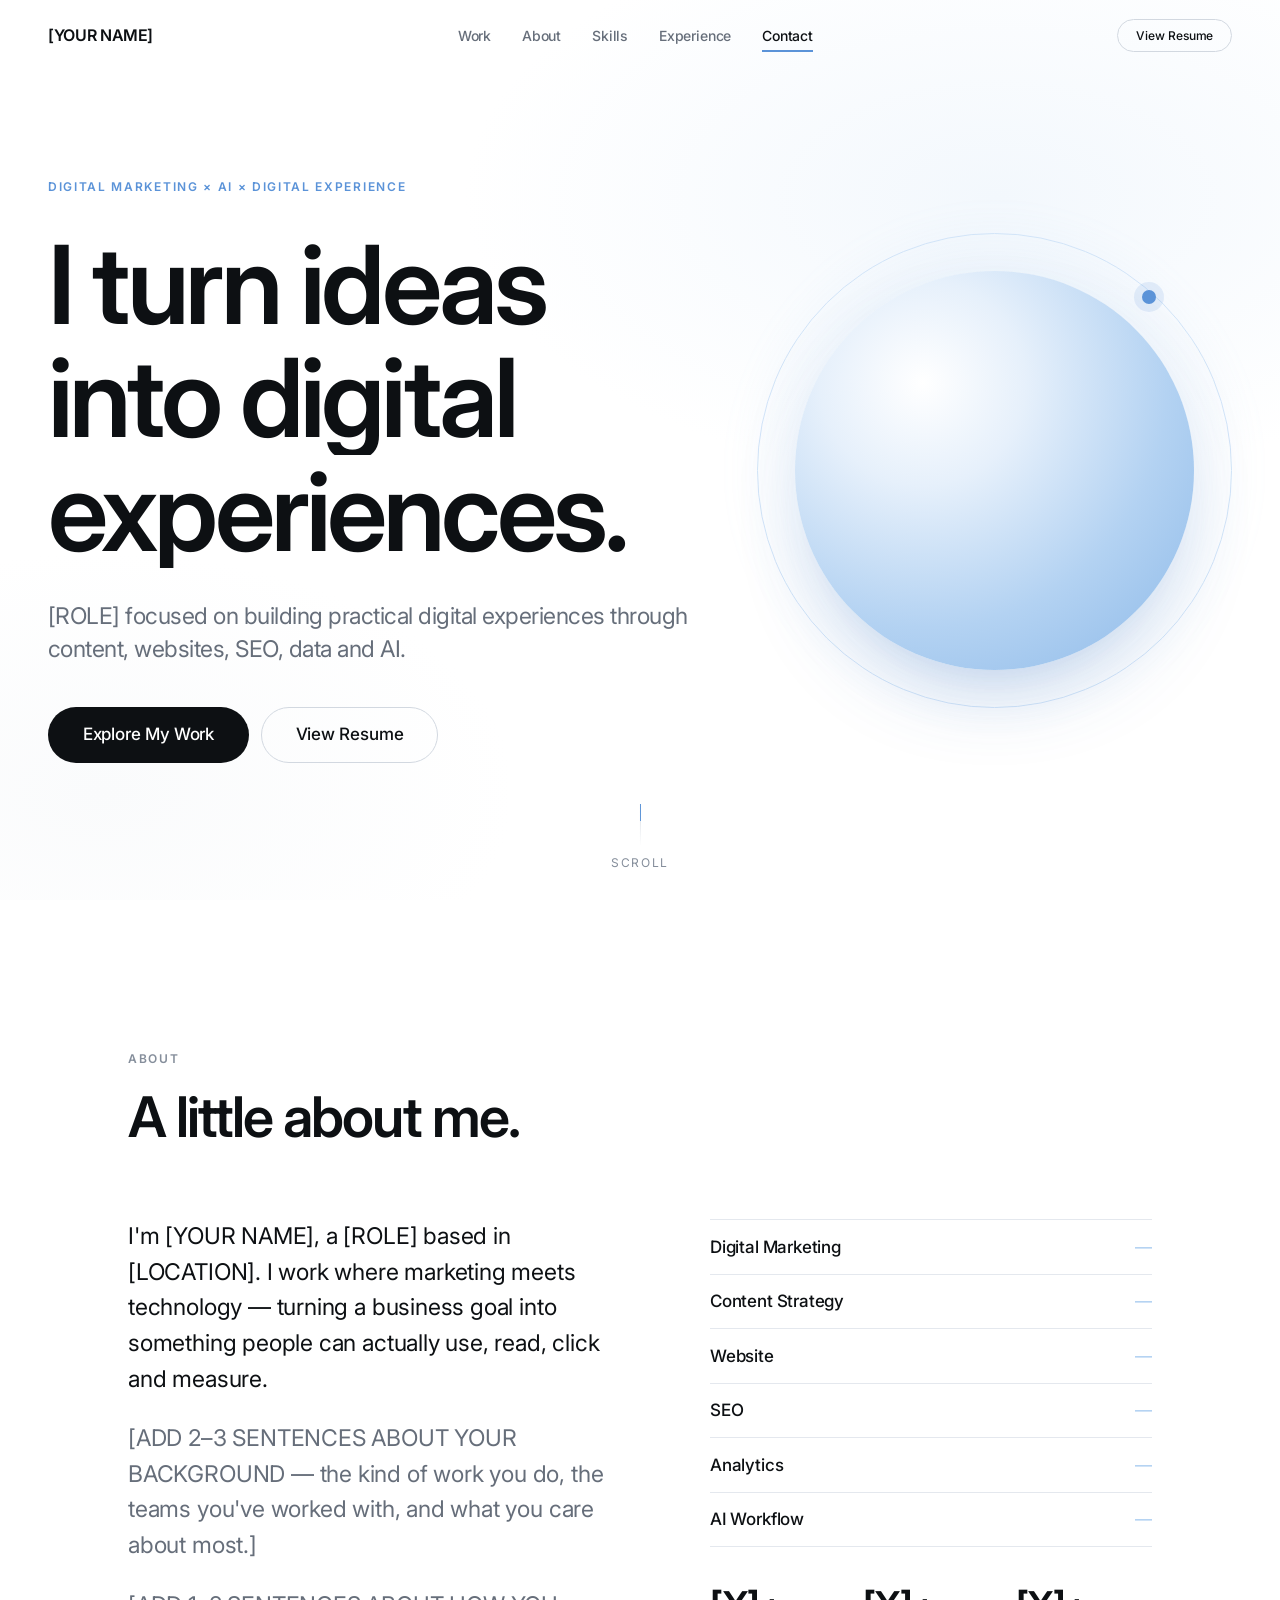
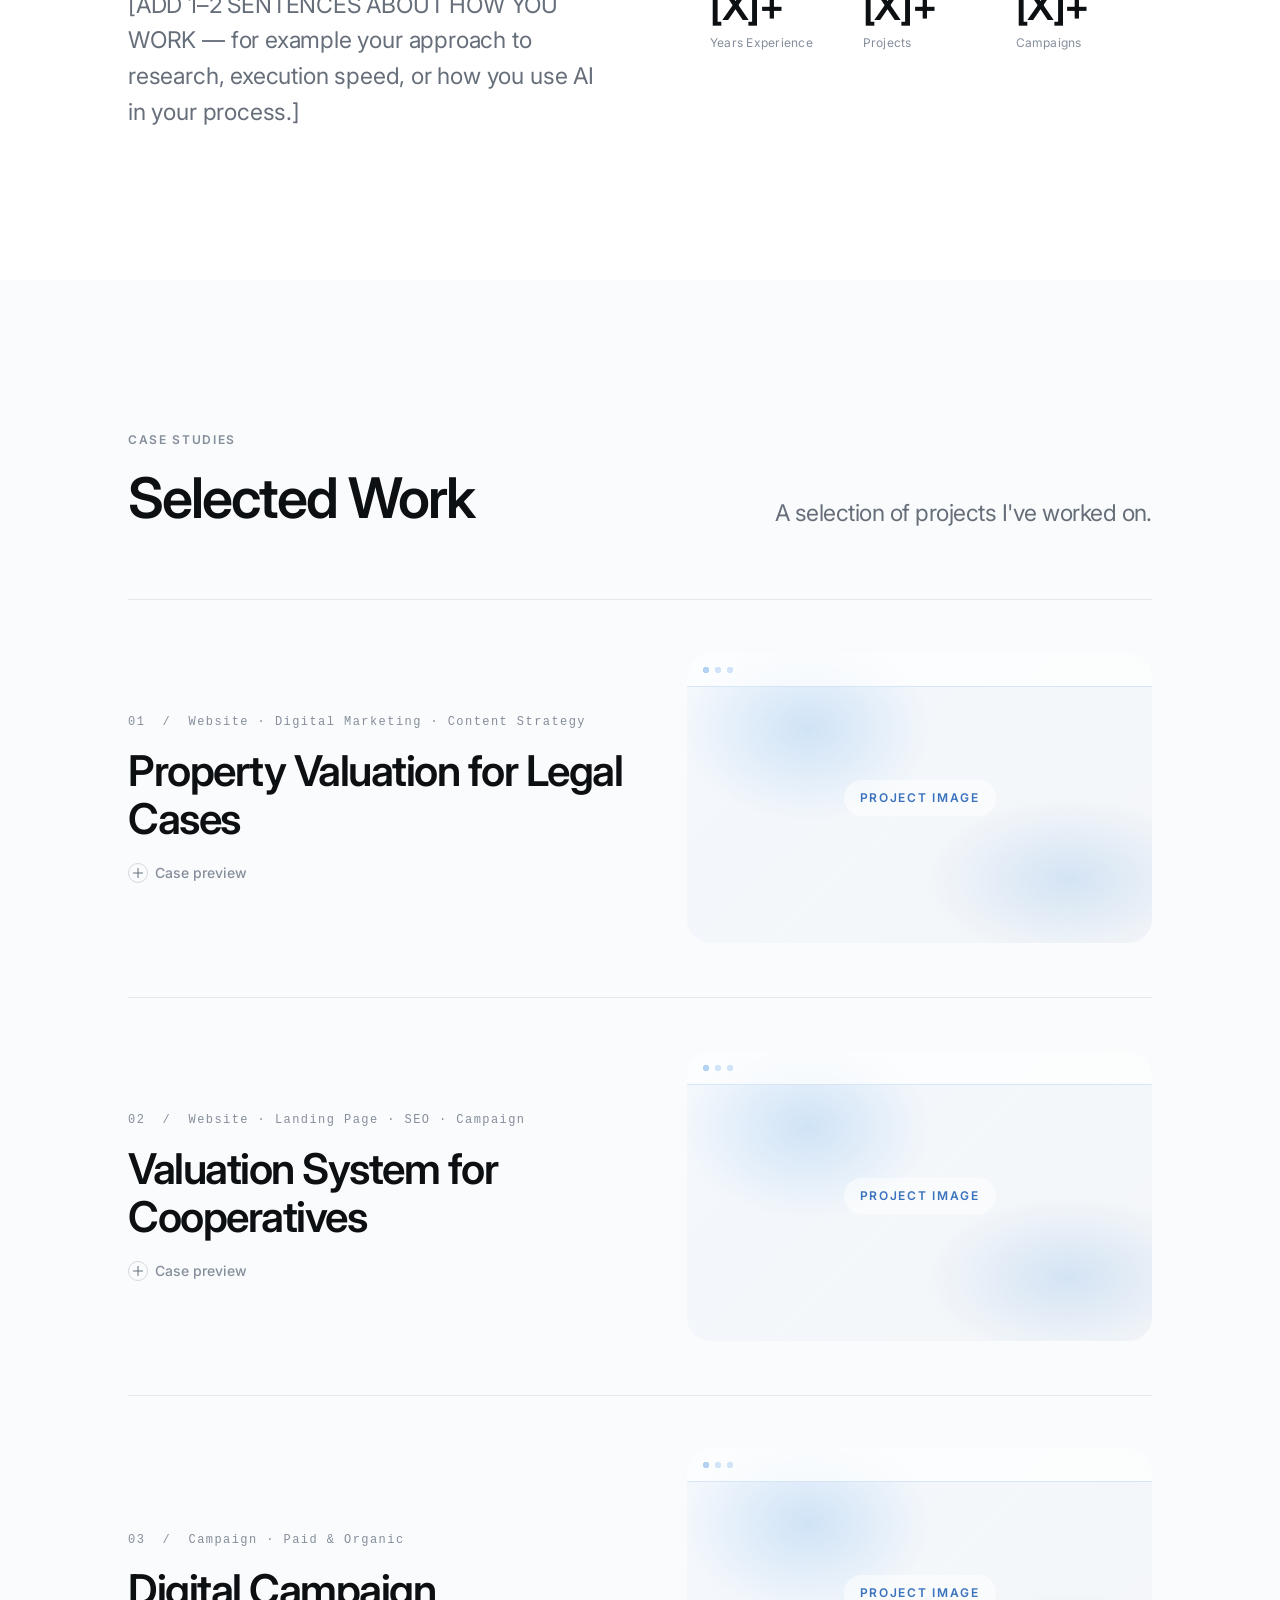
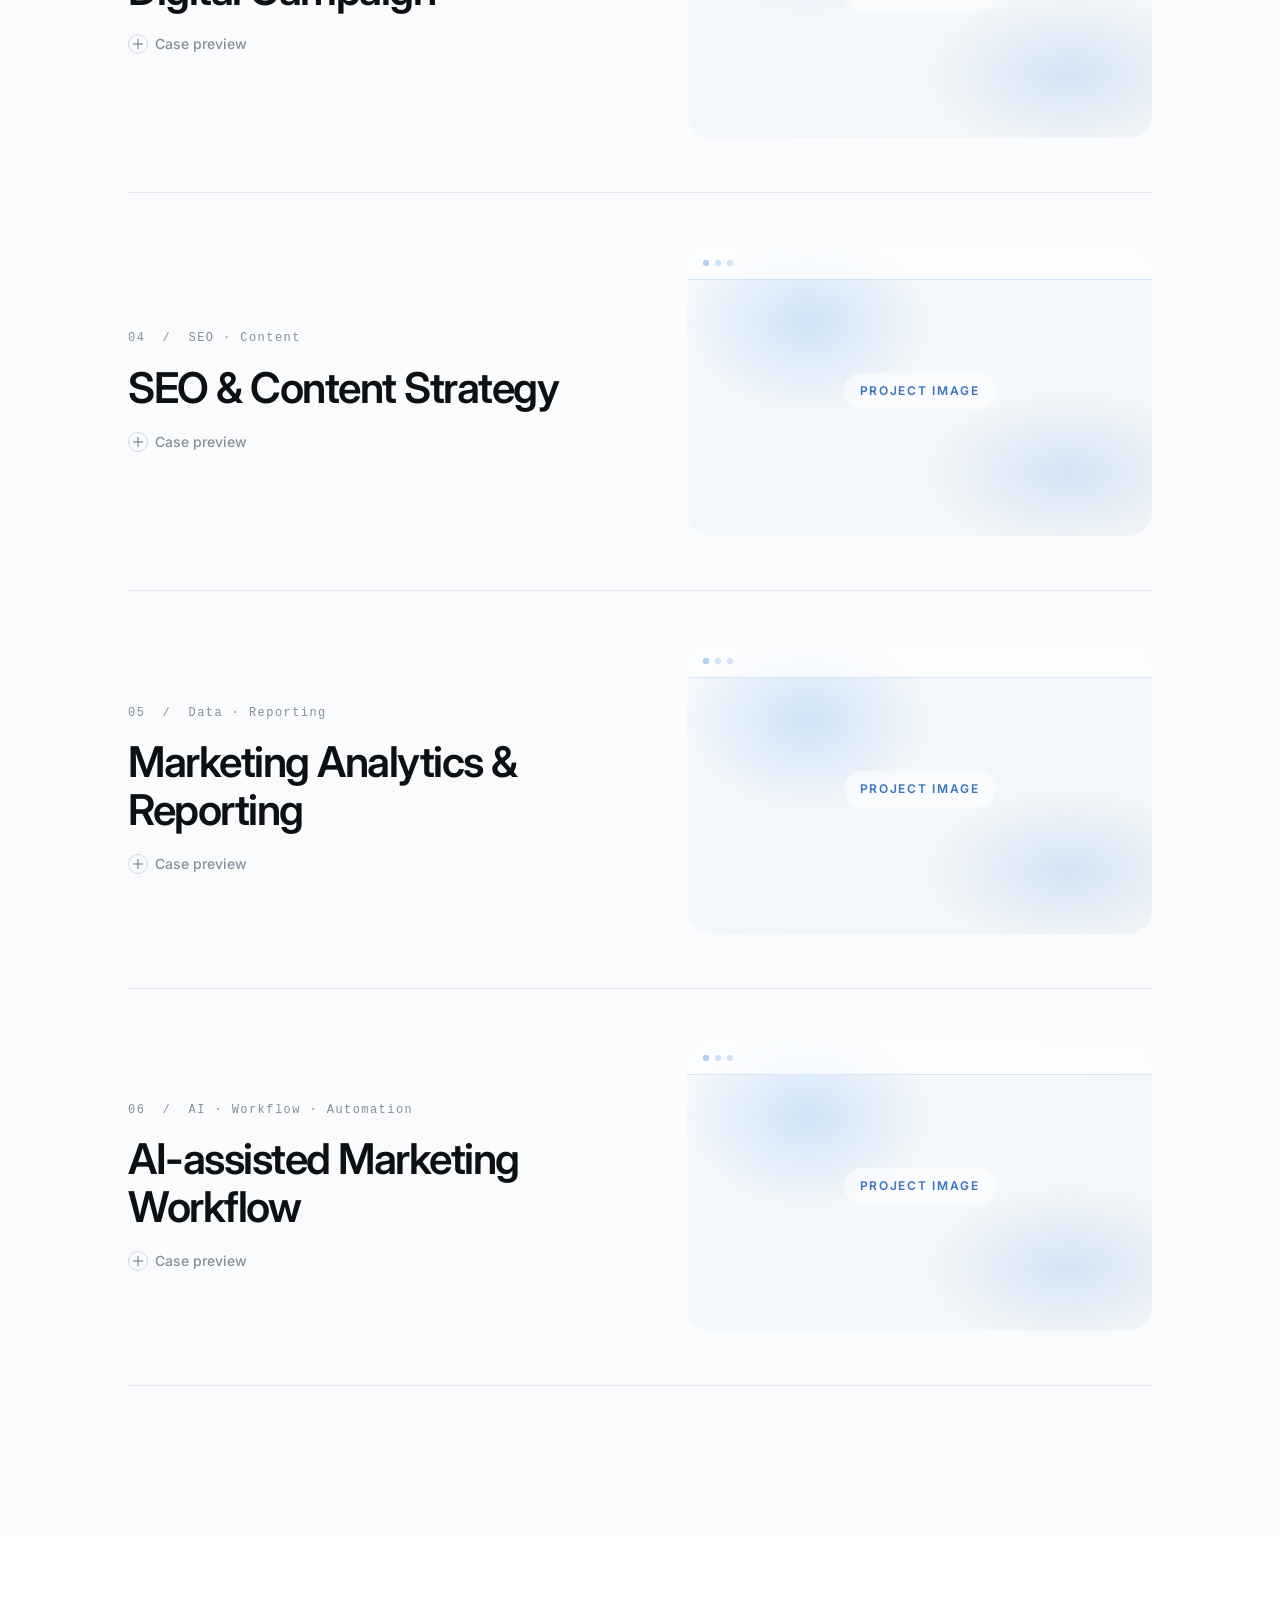
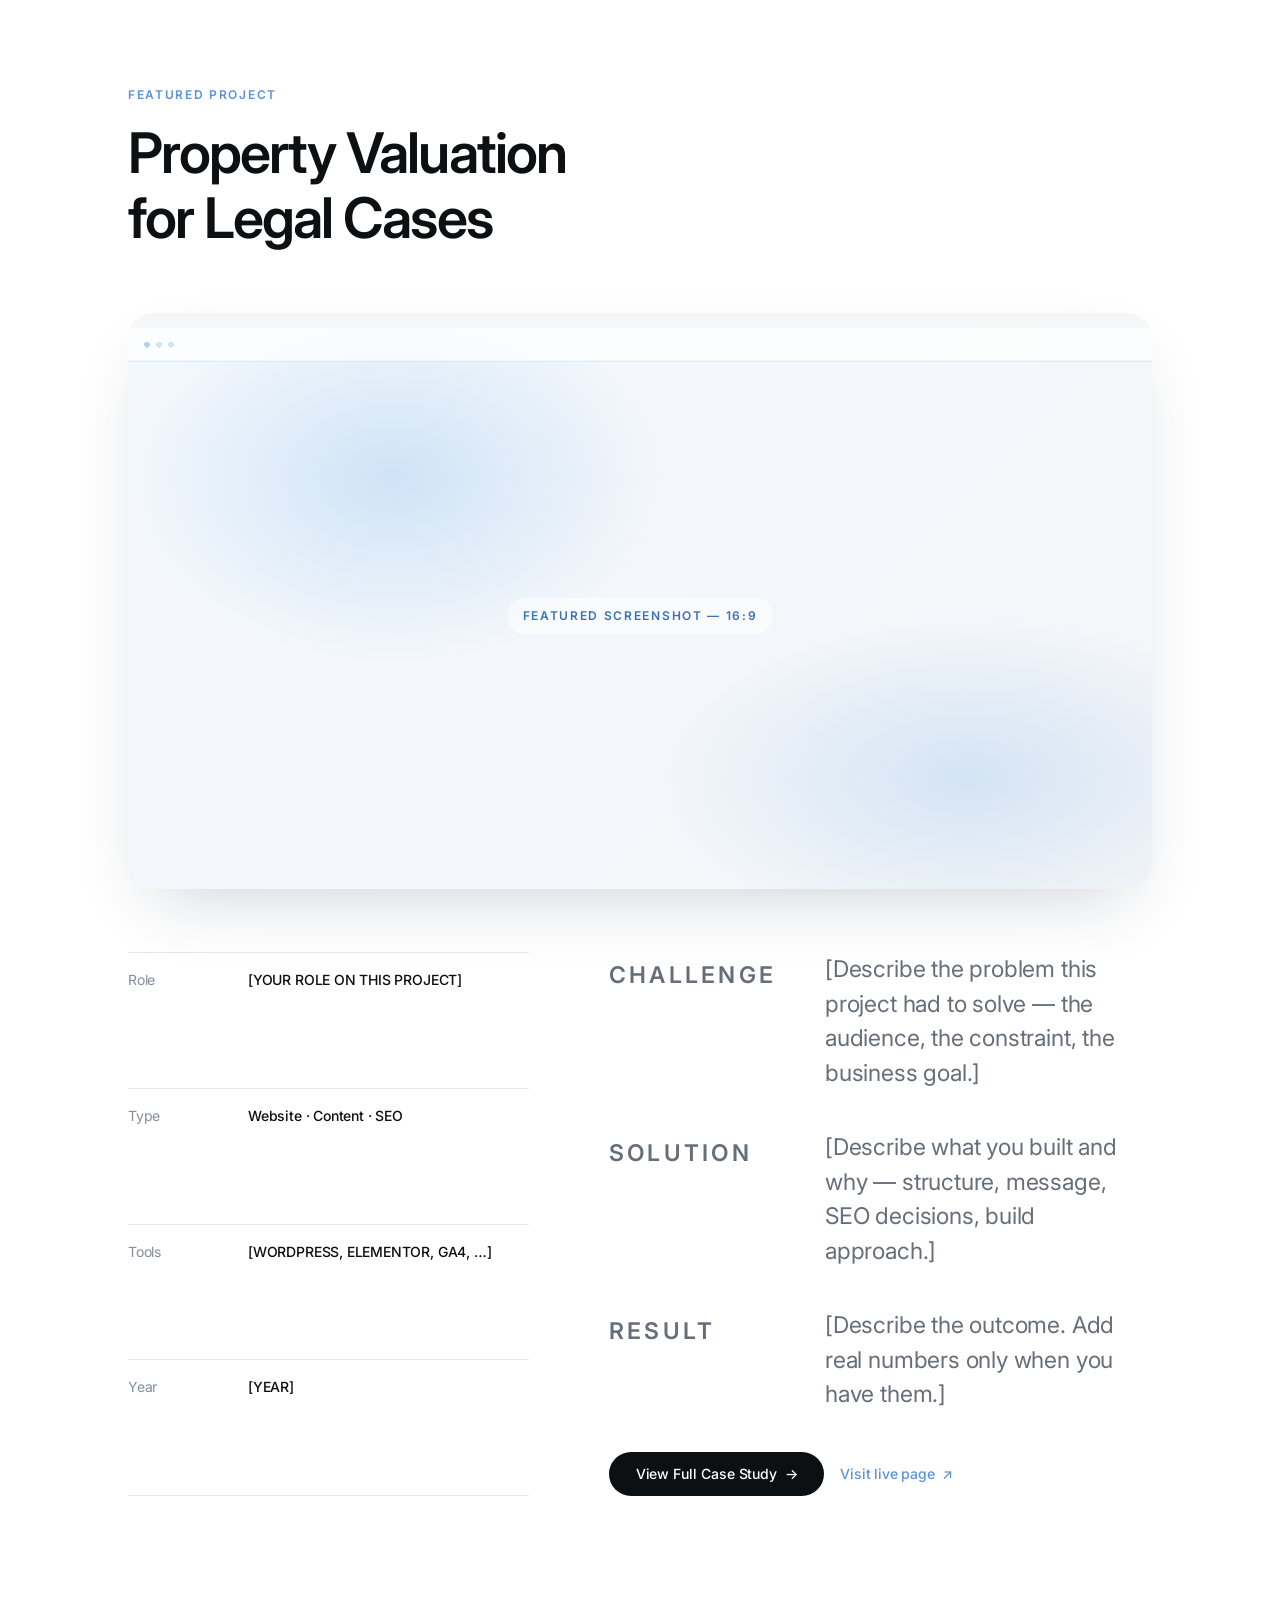
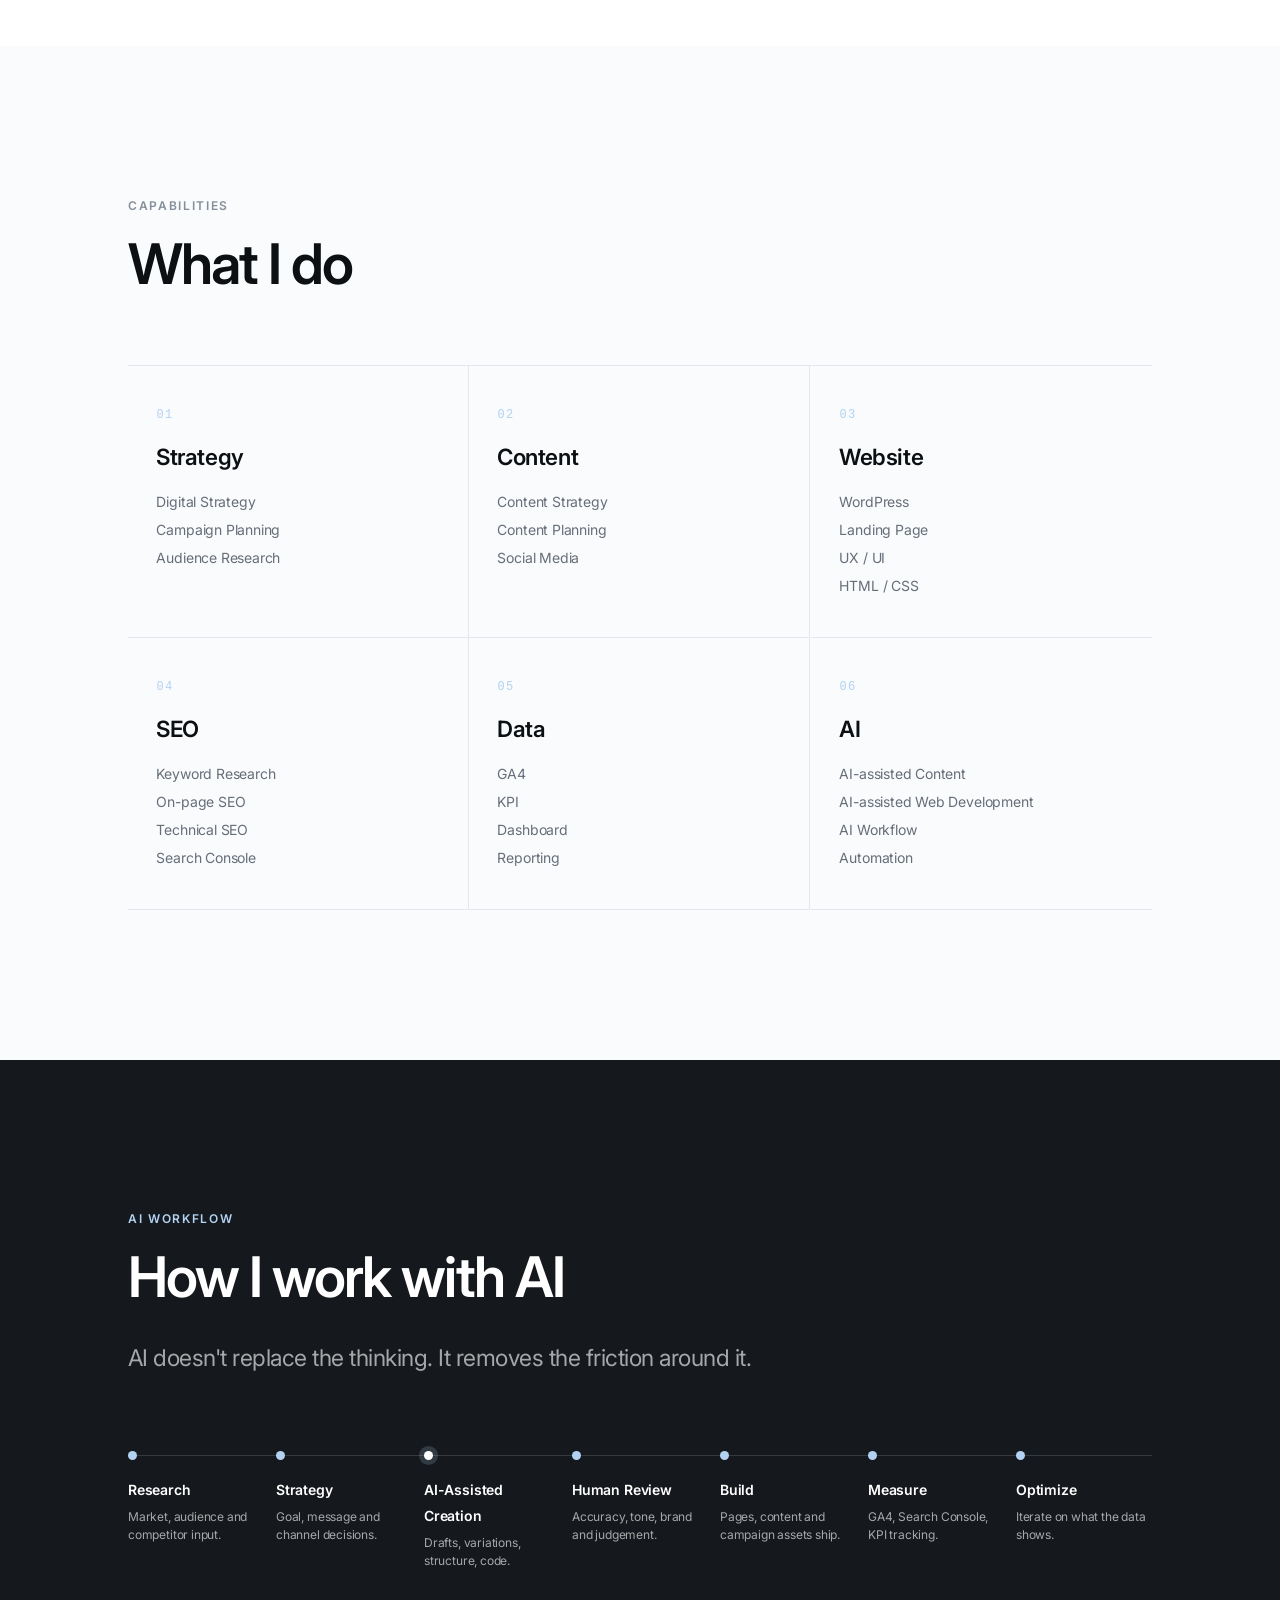
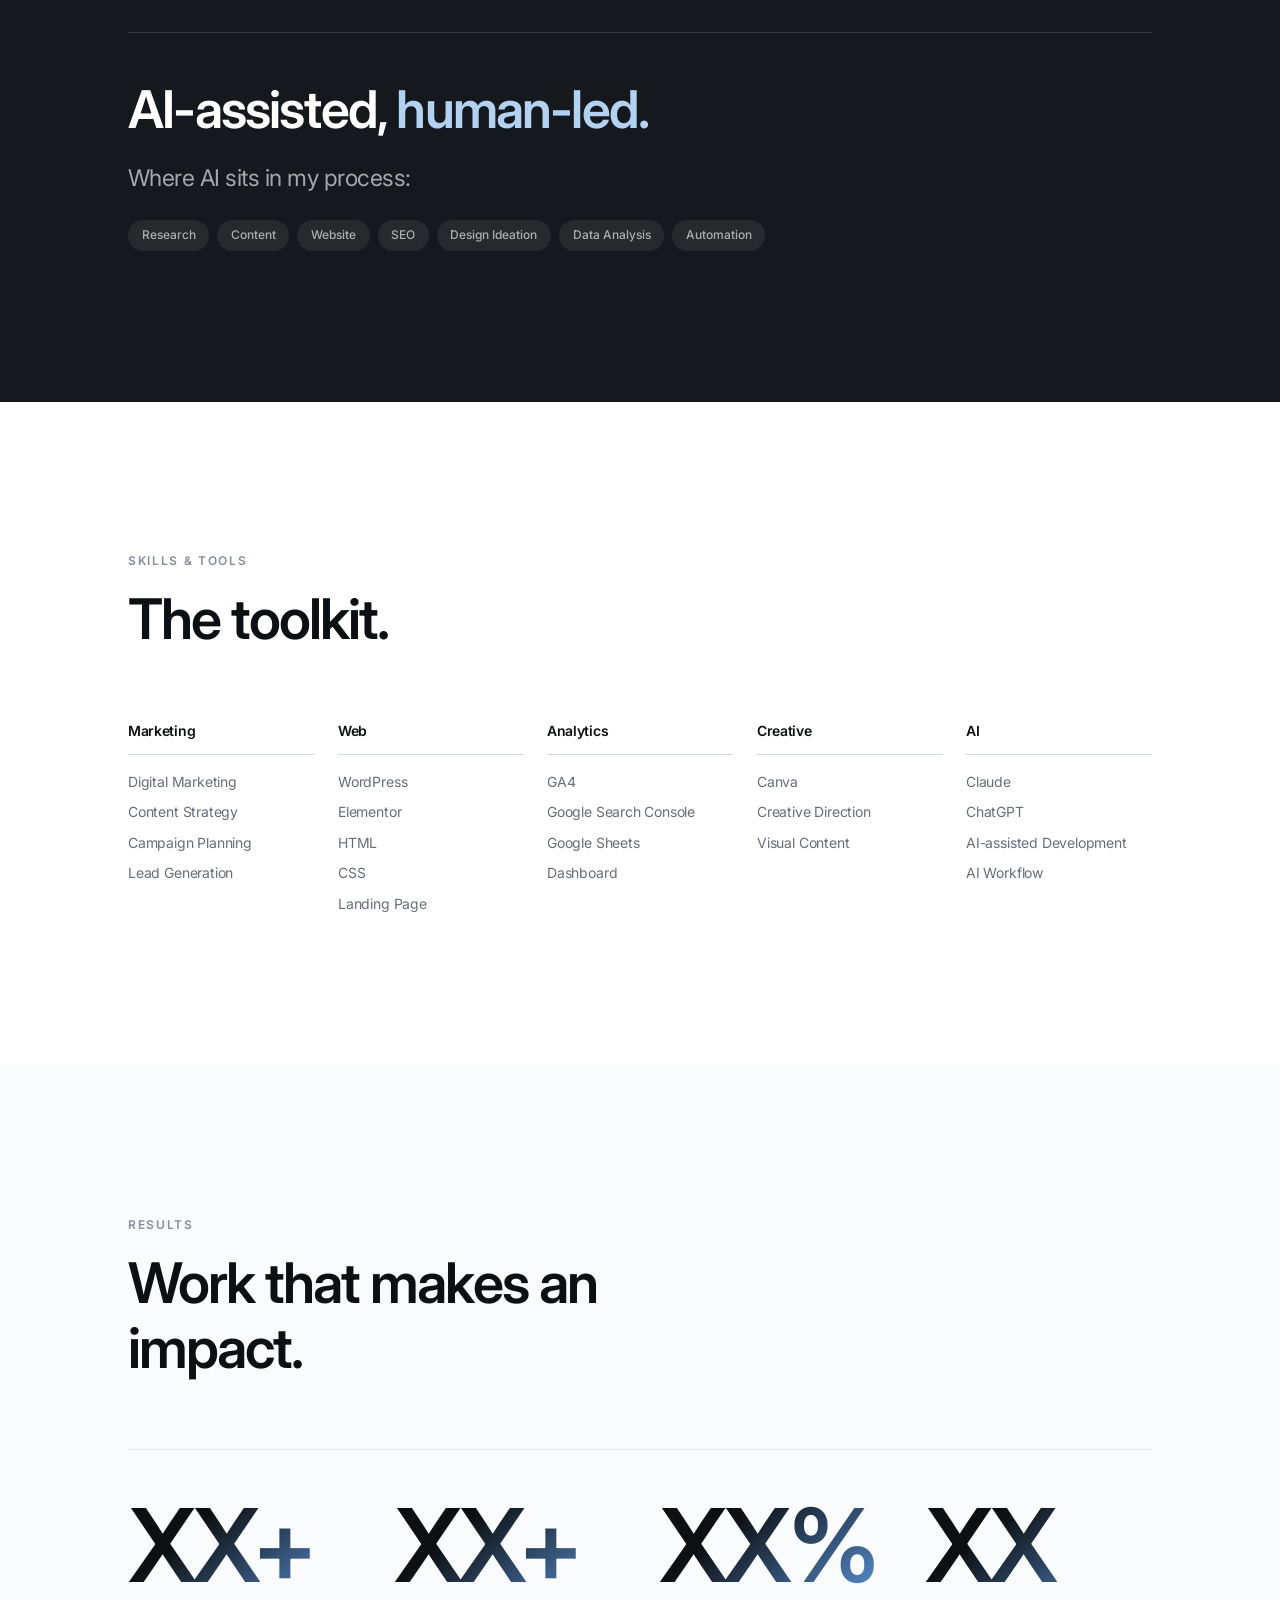
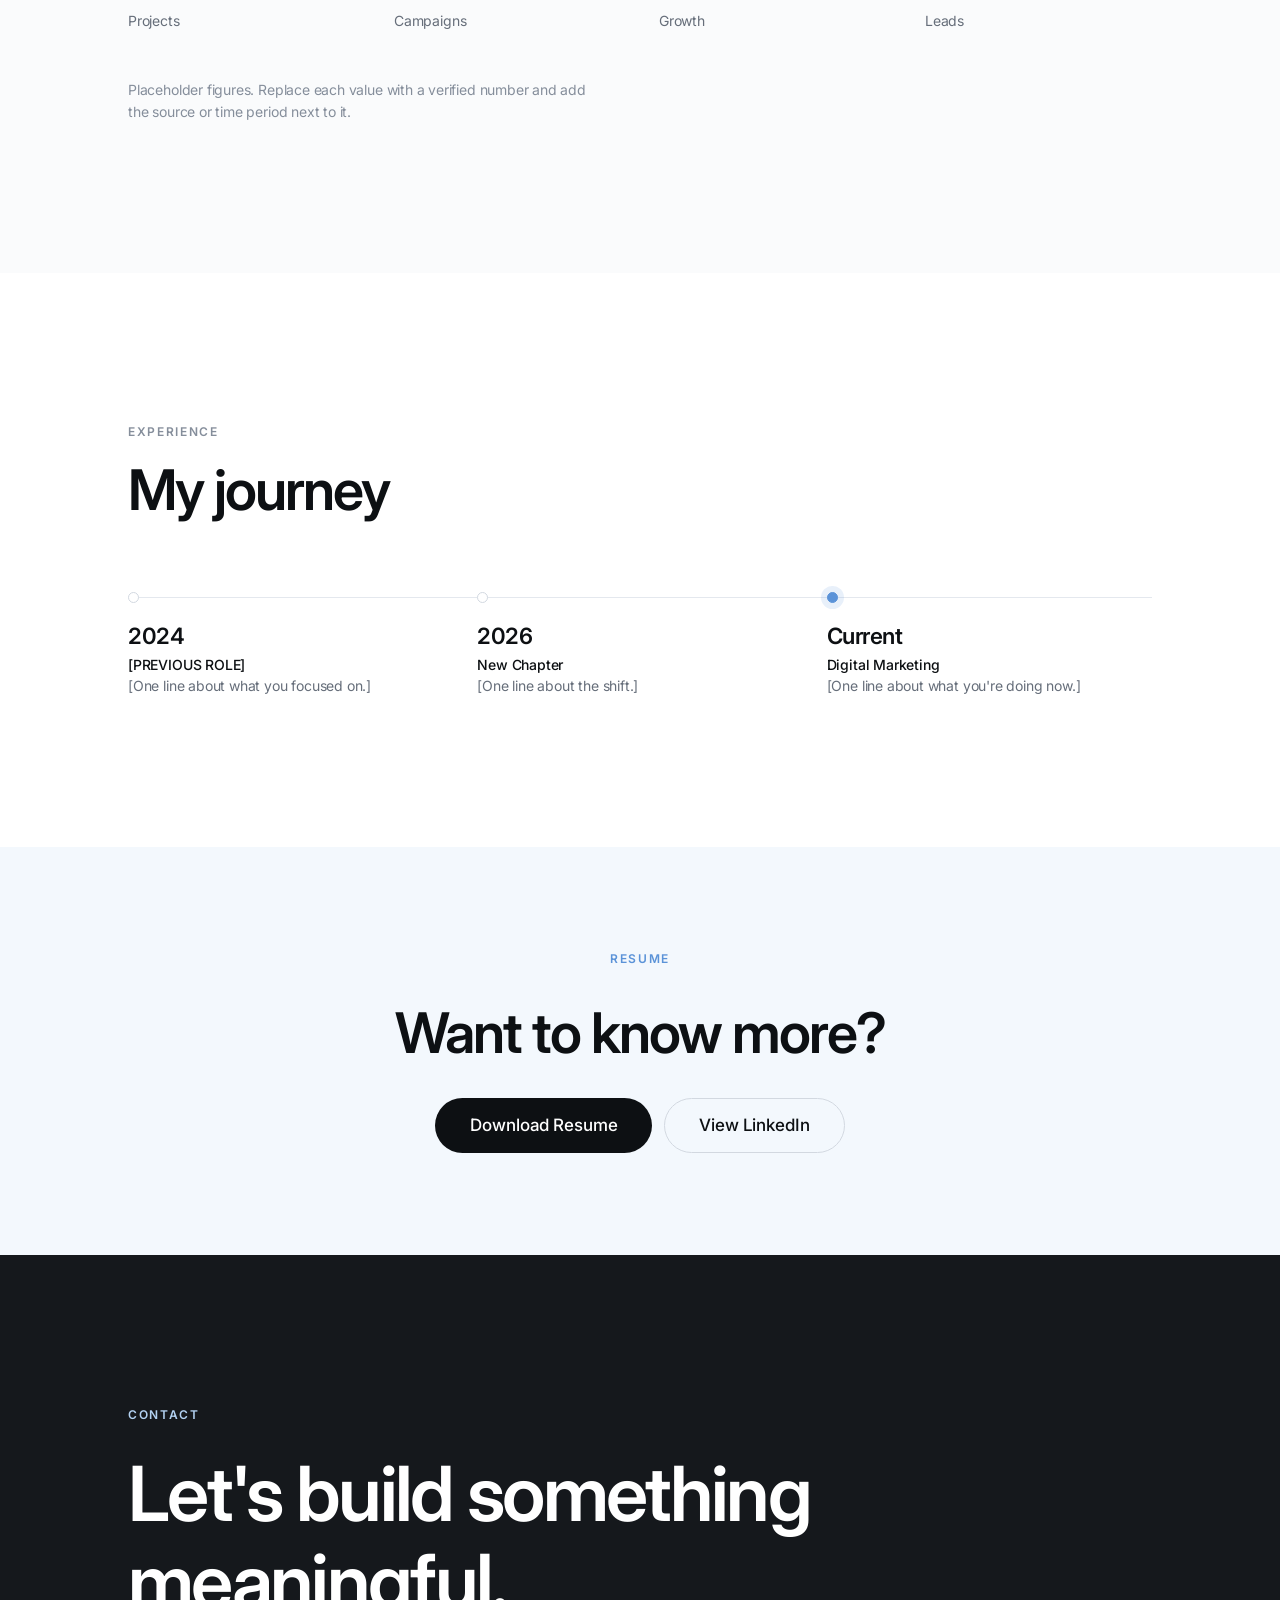
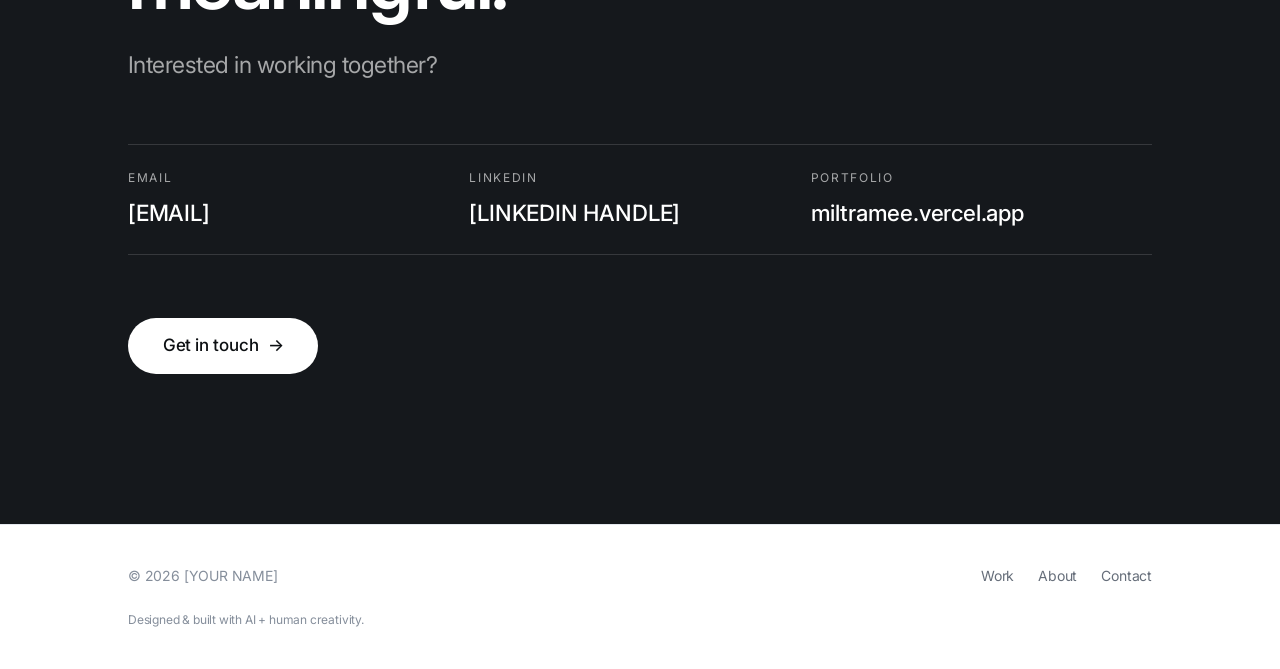
<file: index.html>
<!DOCTYPE html>
<html lang="en">
<head>
<meta charset="utf-8">
<meta name="viewport" content="width=device-width, initial-scale=1, viewport-fit=cover">

<!-- ============================================================
     SEO — edit the 6 lines below and you are done.
     ============================================================ -->
<title>[YOUR NAME] — Digital Marketing &amp; Digital Strategy Portfolio</title>
<meta name="description" content="Portfolio of [YOUR NAME], a [ROLE] working across digital strategy, content, websites, SEO, analytics and AI-assisted marketing workflows.">
<meta name="author" content="[YOUR NAME]">
<link rel="canonical" href="https://miltramee.vercel.app/">
<meta name="theme-color" content="#ffffff">
<meta name="robots" content="index, follow">

<!-- Open Graph / social sharing -->
<meta property="og:type" content="website">
<meta property="og:site_name" content="[YOUR NAME]">
<meta property="og:title" content="[YOUR NAME] — Digital Marketing &amp; Digital Strategy Portfolio">
<meta property="og:description" content="Digital strategy, content, websites, SEO, analytics and AI-assisted marketing workflows.">
<meta property="og:url" content="https://miltramee.vercel.app/">
<meta property="og:image" content="https://miltramee.vercel.app/assets/img/og-image.png">
<meta property="og:image:width" content="1200">
<meta property="og:image:height" content="630">
<meta property="og:locale" content="en_US">
<meta name="twitter:card" content="summary_large_image">
<meta name="twitter:title" content="[YOUR NAME] — Digital Marketing &amp; Digital Strategy Portfolio">
<meta name="twitter:description" content="Digital strategy, content, websites, SEO, analytics and AI-assisted marketing workflows.">
<meta name="twitter:image" content="https://miltramee.vercel.app/assets/img/og-image.png">

<!-- Favicon -->
<link rel="icon" href="assets/img/favicon.svg" type="image/svg+xml">
<link rel="apple-touch-icon" href="assets/img/apple-touch-icon.png">
<link rel="manifest" href="site.webmanifest">

<!-- Fonts -->
<link rel="preconnect" href="https://fonts.googleapis.com">
<link rel="preconnect" href="https://fonts.gstatic.com" crossorigin>
<link href="https://fonts.googleapis.com/css2?family=Inter:wght@400;500;600;700&display=swap" rel="stylesheet">

<!-- Styles (load order matters: tokens → base → layout → components → sections → responsive) -->
<link rel="stylesheet" href="assets/css/tokens.css">
<link rel="stylesheet" href="assets/css/base.css">
<link rel="stylesheet" href="assets/css/layout.css">
<link rel="stylesheet" href="assets/css/components.css">
<link rel="stylesheet" href="assets/css/sections.css">
<link rel="stylesheet" href="assets/css/responsive.css">

<!-- Structured data -->
<script type="application/ld+json">
{
  "@context": "https://schema.org",
  "@type": "Person",
  "name": "[YOUR NAME]",
  "jobTitle": "[ROLE]",
  "url": "https://miltramee.vercel.app/",
  "email": "mailto:[EMAIL]",
  "sameAs": [
    "[LINKEDIN]"
  ],
  "knowsAbout": [
    "Digital Marketing", "Digital Strategy", "Content Strategy",
    "SEO", "Web Development", "Marketing Analytics", "AI-assisted Marketing"
  ]
}
</script>
</head>

<body>
<a class="skip-link" href="#main">Skip to content</a>

<!-- ============================================================
     NAVIGATION
     ============================================================ -->
<header class="nav" data-nav>
  <div class="nav__inner">
    <a class="nav__brand" href="#top" aria-label="Back to top">[YOUR NAME]</a>

    <nav class="nav__links" aria-label="Primary">
      <a class="nav__link" href="#work" data-nav-link>Work</a>
      <a class="nav__link" href="#about" data-nav-link>About</a>
      <a class="nav__link" href="#skills" data-nav-link>Skills</a>
      <a class="nav__link" href="#experience" data-nav-link>Experience</a>
      <a class="nav__link" href="#contact" data-nav-link>Contact</a>
    </nav>

    <div class="nav__actions">
      <!-- Replace href with your resume file or a Drive link -->
      <a class="btn btn--ghost btn--sm" href="assets/docs/resume.pdf" target="_blank" rel="noopener">View Resume</a>
      <button class="nav__toggle" type="button" data-nav-toggle aria-expanded="false" aria-controls="mobile-menu" aria-label="Open menu">
        <span class="nav__toggle-bars" aria-hidden="true"><span></span><span></span></span>
      </button>
    </div>
  </div>
</header>

<!-- Mobile menu -->
<div class="menu" id="mobile-menu" data-menu aria-hidden="true">
  <nav class="menu__list" aria-label="Mobile">
    <a class="menu__link" href="#work">Work</a>
    <a class="menu__link" href="#about">About</a>
    <a class="menu__link" href="#skills">Skills</a>
    <a class="menu__link" href="#experience">Experience</a>
    <a class="menu__link" href="#contact">Contact</a>
  </nav>
  <div class="menu__footer">
    <a class="btn btn--ghost btn--sm" href="assets/docs/resume.pdf" target="_blank" rel="noopener">View Resume</a>
    <a class="btn btn--sm" href="mailto:[EMAIL]">Get in touch</a>
  </div>
</div>

<main id="main">

<!-- ============================================================
     HERO
     ============================================================ -->
<section class="hero" id="top">
  <div class="hero__bg" aria-hidden="true"></div>
  <div class="container container--wide">
    <div class="hero__inner">
      <div class="hero__content">
        <p class="label" data-reveal="fade">Digital Marketing &times; AI &times; Digital Experience</p>

        <h1 class="display hero__title" data-reveal-text>
          I turn ideas<br>into digital<br>experiences.
        </h1>

        <p class="lead hero__sub" data-reveal data-reveal-delay="180">
          [ROLE] focused on building practical digital experiences through
          content, websites, SEO, data and AI.
        </p>

        <div class="hero__cta" data-reveal data-reveal-delay="280">
          <a class="btn btn--lg" href="#work">Explore My Work</a>
          <a class="btn btn--ghost btn--lg" href="assets/docs/resume.pdf" target="_blank" rel="noopener">View Resume</a>
        </div>
      </div>

      <div class="hero__visual" data-reveal="scale" data-reveal-delay="120" aria-hidden="true">
        <span class="orb orb--glow"></span>
        <span class="orb orb--halo"></span>
        <span class="orb orb--main"></span>
        <span class="orb orb--dot"></span>
      </div>
    </div>
  </div>

  <div class="hero__scroll" aria-hidden="true">
    <span class="hero__scroll-line"></span>
    <span>Scroll</span>
  </div>
</section>

<!-- ============================================================
     ABOUT
     ============================================================ -->
<section class="section" id="about">
  <div class="container">
    <div class="section-head" data-reveal>
      <p class="label label--muted">About</p>
      <h2 class="h2">A little about me.</h2>
    </div>

    <div class="split">
      <div class="about__body" data-reveal>
        <p>
          I'm [YOUR NAME], a [ROLE] based in [LOCATION]. I work where marketing
          meets technology — turning a business goal into something people can
          actually use, read, click and measure.
        </p>
        <p>
          [ADD 2–3 SENTENCES ABOUT YOUR BACKGROUND — the kind of work you do,
          the teams you've worked with, and what you care about most.]
        </p>
        <p>
          [ADD 1–2 SENTENCES ABOUT HOW YOU WORK — for example your approach to
          research, execution speed, or how you use AI in your process.]
        </p>
      </div>

      <aside class="about__aside" data-reveal="right" data-reveal-delay="120">
        <ul class="focus-list">
          <li><span>Digital Marketing</span><span aria-hidden="true">&mdash;</span></li>
          <li><span>Content Strategy</span><span aria-hidden="true">&mdash;</span></li>
          <li><span>Website</span><span aria-hidden="true">&mdash;</span></li>
          <li><span>SEO</span><span aria-hidden="true">&mdash;</span></li>
          <li><span>Analytics</span><span aria-hidden="true">&mdash;</span></li>
          <li><span>AI Workflow</span><span aria-hidden="true">&mdash;</span></li>
        </ul>

        <!-- Replace [X] with your real numbers when you have them -->
        <div class="stats-inline">
          <div class="stat-mini">
            <div class="stat-mini__value">[X]+</div>
            <div class="stat-mini__label">Years Experience</div>
          </div>
          <div class="stat-mini">
            <div class="stat-mini__value">[X]+</div>
            <div class="stat-mini__label">Projects</div>
          </div>
          <div class="stat-mini">
            <div class="stat-mini__value">[X]+</div>
            <div class="stat-mini__label">Campaigns</div>
          </div>
        </div>
      </aside>
    </div>
  </div>
</section>

<!-- ============================================================
     SELECTED WORK
     ============================================================ -->
<section class="section section--soft" id="work">
  <div class="container">
    <div class="section-head section-head--split" data-reveal>
      <div class="section-head__text">
        <p class="label label--muted">Case Studies</p>
        <h2 class="h2">Selected Work</h2>
      </div>
      <p class="lead">A selection of projects I've worked on.</p>
    </div>

    <div class="work-list">

      <!-- ---------- PROJECT 01 ---------- -->
      <article class="work-item" data-work-item data-reveal>
        <button class="work-item__head" type="button" data-work-toggle aria-expanded="false" aria-controls="work-panel-01">
          <div class="work-item__text">
            <span class="work-item__index">01 &nbsp;/&nbsp; Website · Digital Marketing · Content Strategy</span>
            <h3 class="work-item__title">Property Valuation for Legal Cases</h3>
            <span class="work-item__toggle">
              <span class="plus" aria-hidden="true"></span>
              <span data-work-toggle-label>Case preview</span>
            </span>
          </div>
          <div class="work-item__media">
            <!-- Replace with: <img src="assets/img/project-01.jpg" alt="Screenshot of the Property Valuation for Legal Cases page"> -->
            <div class="thumb"><span class="thumb__text">Project image</span></div>
          </div>
        </button>

        <div class="work-item__panel" id="work-panel-01" data-work-panel aria-hidden="true">
          <div class="work-item__panel-inner">
            <div class="work-item__panel-body">
              <div class="case-block">
                <p class="case-block__label">The Challenge</p>
                <p>[What was the problem? Describe the business or user problem in 1–2 sentences.]</p>
              </div>
              <div class="case-block">
                <p class="case-block__label">The Approach</p>
                <p>[What did you do? Strategy, structure, content, SEO, build — keep it short.]</p>
              </div>
              <div class="case-block">
                <p class="case-block__label">The Outcome</p>
                <p>[What changed? Add real results here once you have them.]</p>
              </div>
            </div>
            <div class="work-item__panel-foot">
              <a class="btn btn--sm" href="case-study/template.html">View Case Study <span aria-hidden="true">&rarr;</span></a>
              <a class="arrow-link" href="https://prospec.co.th/property-valuation-for-legal-cases/" target="_blank" rel="noopener">
                Visit live page <span class="arrow-link__icon" aria-hidden="true">&#8599;</span>
              </a>
            </div>
          </div>
        </div>
      </article>

      <!-- ---------- PROJECT 02 ---------- -->
      <article class="work-item" data-work-item data-reveal>
        <button class="work-item__head" type="button" data-work-toggle aria-expanded="false" aria-controls="work-panel-02">
          <div class="work-item__text">
            <span class="work-item__index">02 &nbsp;/&nbsp; Website · Landing Page · SEO · Campaign</span>
            <h3 class="work-item__title">Valuation System for Cooperatives</h3>
            <span class="work-item__toggle">
              <span class="plus" aria-hidden="true"></span>
              <span data-work-toggle-label>Case preview</span>
            </span>
          </div>
          <div class="work-item__media">
            <div class="thumb"><span class="thumb__text">Project image</span></div>
          </div>
        </button>

        <div class="work-item__panel" id="work-panel-02" data-work-panel aria-hidden="true">
          <div class="work-item__panel-inner">
            <div class="work-item__panel-body">
              <div class="case-block">
                <p class="case-block__label">The Challenge</p>
                <p>[What was the problem?]</p>
              </div>
              <div class="case-block">
                <p class="case-block__label">The Approach</p>
                <p>[What did you do?]</p>
              </div>
              <div class="case-block">
                <p class="case-block__label">The Outcome</p>
                <p>[What changed?]</p>
              </div>
            </div>
            <div class="work-item__panel-foot">
              <a class="btn btn--sm" href="case-study/template.html">View Case Study <span aria-hidden="true">&rarr;</span></a>
              <a class="arrow-link" href="https://prospec.co.th/valuation-system-for-cooperatives/" target="_blank" rel="noopener">
                Visit live page <span class="arrow-link__icon" aria-hidden="true">&#8599;</span>
              </a>
            </div>
          </div>
        </div>
      </article>

      <!-- ---------- PROJECT 03 ---------- -->
      <article class="work-item" data-work-item data-reveal>
        <button class="work-item__head" type="button" data-work-toggle aria-expanded="false" aria-controls="work-panel-03">
          <div class="work-item__text">
            <span class="work-item__index">03 &nbsp;/&nbsp; Campaign · Paid &amp; Organic</span>
            <h3 class="work-item__title">Digital Campaign</h3>
            <span class="work-item__toggle">
              <span class="plus" aria-hidden="true"></span>
              <span data-work-toggle-label>Case preview</span>
            </span>
          </div>
          <div class="work-item__media">
            <div class="thumb"><span class="thumb__text">Project image</span></div>
          </div>
        </button>
        <div class="work-item__panel" id="work-panel-03" data-work-panel aria-hidden="true">
          <div class="work-item__panel-inner">
            <div class="work-item__panel-body">
              <div class="case-block"><p class="case-block__label">The Challenge</p><p>[Placeholder — add the campaign problem.]</p></div>
              <div class="case-block"><p class="case-block__label">The Approach</p><p>[Placeholder — add channels, message, timeline.]</p></div>
              <div class="case-block"><p class="case-block__label">The Outcome</p><p>[Placeholder — add results.]</p></div>
            </div>
            <div class="work-item__panel-foot">
              <a class="btn btn--sm" href="case-study/template.html">View Case Study <span aria-hidden="true">&rarr;</span></a>
            </div>
          </div>
        </div>
      </article>

      <!-- ---------- PROJECT 04 ---------- -->
      <article class="work-item" data-work-item data-reveal>
        <button class="work-item__head" type="button" data-work-toggle aria-expanded="false" aria-controls="work-panel-04">
          <div class="work-item__text">
            <span class="work-item__index">04 &nbsp;/&nbsp; SEO · Content</span>
            <h3 class="work-item__title">SEO &amp; Content Strategy</h3>
            <span class="work-item__toggle">
              <span class="plus" aria-hidden="true"></span>
              <span data-work-toggle-label>Case preview</span>
            </span>
          </div>
          <div class="work-item__media">
            <div class="thumb"><span class="thumb__text">Project image</span></div>
          </div>
        </button>
        <div class="work-item__panel" id="work-panel-04" data-work-panel aria-hidden="true">
          <div class="work-item__panel-inner">
            <div class="work-item__panel-body">
              <div class="case-block"><p class="case-block__label">The Challenge</p><p>[Placeholder — search visibility problem.]</p></div>
              <div class="case-block"><p class="case-block__label">The Approach</p><p>[Placeholder — keyword research, structure, on-page work.]</p></div>
              <div class="case-block"><p class="case-block__label">The Outcome</p><p>[Placeholder — ranking or traffic change.]</p></div>
            </div>
            <div class="work-item__panel-foot">
              <a class="btn btn--sm" href="case-study/template.html">View Case Study <span aria-hidden="true">&rarr;</span></a>
            </div>
          </div>
        </div>
      </article>

      <!-- ---------- PROJECT 05 ---------- -->
      <article class="work-item" data-work-item data-reveal>
        <button class="work-item__head" type="button" data-work-toggle aria-expanded="false" aria-controls="work-panel-05">
          <div class="work-item__text">
            <span class="work-item__index">05 &nbsp;/&nbsp; Data · Reporting</span>
            <h3 class="work-item__title">Marketing Analytics &amp; Reporting</h3>
            <span class="work-item__toggle">
              <span class="plus" aria-hidden="true"></span>
              <span data-work-toggle-label>Case preview</span>
            </span>
          </div>
          <div class="work-item__media">
            <div class="thumb"><span class="thumb__text">Project image</span></div>
          </div>
        </button>
        <div class="work-item__panel" id="work-panel-05" data-work-panel aria-hidden="true">
          <div class="work-item__panel-inner">
            <div class="work-item__panel-body">
              <div class="case-block"><p class="case-block__label">The Challenge</p><p>[Placeholder — what was hard to measure?]</p></div>
              <div class="case-block"><p class="case-block__label">The Approach</p><p>[Placeholder — GA4 setup, KPI model, dashboard.]</p></div>
              <div class="case-block"><p class="case-block__label">The Outcome</p><p>[Placeholder — decisions the data enabled.]</p></div>
            </div>
            <div class="work-item__panel-foot">
              <a class="btn btn--sm" href="case-study/template.html">View Case Study <span aria-hidden="true">&rarr;</span></a>
            </div>
          </div>
        </div>
      </article>

      <!-- ---------- PROJECT 06 ---------- -->
      <article class="work-item" data-work-item data-reveal>
        <button class="work-item__head" type="button" data-work-toggle aria-expanded="false" aria-controls="work-panel-06">
          <div class="work-item__text">
            <span class="work-item__index">06 &nbsp;/&nbsp; AI · Workflow · Automation</span>
            <h3 class="work-item__title">AI-assisted Marketing Workflow</h3>
            <span class="work-item__toggle">
              <span class="plus" aria-hidden="true"></span>
              <span data-work-toggle-label>Case preview</span>
            </span>
          </div>
          <div class="work-item__media">
            <div class="thumb"><span class="thumb__text">Project image</span></div>
          </div>
        </button>
        <div class="work-item__panel" id="work-panel-06" data-work-panel aria-hidden="true">
          <div class="work-item__panel-inner">
            <div class="work-item__panel-body">
              <div class="case-block"><p class="case-block__label">The Challenge</p><p>[Placeholder — the bottleneck in the workflow.]</p></div>
              <div class="case-block"><p class="case-block__label">The Approach</p><p>[Placeholder — where AI was introduced and how it was reviewed.]</p></div>
              <div class="case-block"><p class="case-block__label">The Outcome</p><p>[Placeholder — time saved, quality kept.]</p></div>
            </div>
            <div class="work-item__panel-foot">
              <a class="btn btn--sm" href="case-study/template.html">View Case Study <span aria-hidden="true">&rarr;</span></a>
            </div>
          </div>
        </div>
      </article>

    </div>
  </div>
</section>

<!-- ============================================================
     FEATURED PROJECT
     ============================================================ -->
<section class="section featured">
  <div class="container">
    <div class="featured__head" data-reveal>
      <p class="label">Featured Project</p>
      <h2 class="h2">Property Valuation for Legal Cases</h2>
    </div>

    <figure class="featured__shot" data-reveal="scale">
      <!-- Replace with: <img src="assets/img/featured.jpg" alt="Full-page view of the featured project" data-parallax="6"> -->
      <div class="thumb" data-parallax="5"><span class="thumb__text">Featured screenshot &mdash; 16:9</span></div>
    </figure>

    <div class="featured__grid">
      <dl class="spec-list" data-reveal="left">
        <div><dt>Role</dt><dd>[YOUR ROLE ON THIS PROJECT]</dd></div>
        <div><dt>Type</dt><dd>Website · Content · SEO</dd></div>
        <div><dt>Tools</dt><dd>[WORDPRESS, ELEMENTOR, GA4, …]</dd></div>
        <div><dt>Year</dt><dd>[YEAR]</dd></div>
      </dl>

      <div class="featured__story" data-reveal="right" data-reveal-delay="100">
        <div class="story-block">
          <p class="story-block__label">Challenge</p>
          <p>[Describe the problem this project had to solve — the audience, the constraint, the business goal.]</p>
        </div>
        <div class="story-block">
          <p class="story-block__label">Solution</p>
          <p>[Describe what you built and why — structure, message, SEO decisions, build approach.]</p>
        </div>
        <div class="story-block">
          <p class="story-block__label">Result</p>
          <p>[Describe the outcome. Add real numbers only when you have them.]</p>
        </div>
        <div class="row">
          <a class="btn" href="case-study/template.html">View Full Case Study <span aria-hidden="true">&rarr;</span></a>
          <a class="arrow-link" href="https://prospec.co.th/property-valuation-for-legal-cases/" target="_blank" rel="noopener">
            Visit live page <span class="arrow-link__icon" aria-hidden="true">&#8599;</span>
          </a>
        </div>
      </div>
    </div>
  </div>
</section>

<!-- ============================================================
     CAPABILITIES
     ============================================================ -->
<section class="section section--soft" id="capabilities">
  <div class="container">
    <div class="section-head" data-reveal>
      <p class="label label--muted">Capabilities</p>
      <h2 class="h2">What I do</h2>
    </div>

    <div class="cap-grid">
      <div class="cap" data-reveal>
        <span class="cap__num">01</span>
        <h3 class="cap__title">Strategy</h3>
        <ul class="cap__items"><li>Digital Strategy</li><li>Campaign Planning</li><li>Audience Research</li></ul>
      </div>
      <div class="cap" data-reveal data-reveal-delay="60">
        <span class="cap__num">02</span>
        <h3 class="cap__title">Content</h3>
        <ul class="cap__items"><li>Content Strategy</li><li>Content Planning</li><li>Social Media</li></ul>
      </div>
      <div class="cap" data-reveal data-reveal-delay="120">
        <span class="cap__num">03</span>
        <h3 class="cap__title">Website</h3>
        <ul class="cap__items"><li>WordPress</li><li>Landing Page</li><li>UX / UI</li><li>HTML / CSS</li></ul>
      </div>
      <div class="cap" data-reveal>
        <span class="cap__num">04</span>
        <h3 class="cap__title">SEO</h3>
        <ul class="cap__items"><li>Keyword Research</li><li>On-page SEO</li><li>Technical SEO</li><li>Search Console</li></ul>
      </div>
      <div class="cap" data-reveal data-reveal-delay="60">
        <span class="cap__num">05</span>
        <h3 class="cap__title">Data</h3>
        <ul class="cap__items"><li>GA4</li><li>KPI</li><li>Dashboard</li><li>Reporting</li></ul>
      </div>
      <div class="cap" data-reveal data-reveal-delay="120">
        <span class="cap__num">06</span>
        <h3 class="cap__title">AI</h3>
        <ul class="cap__items"><li>AI-assisted Content</li><li>AI-assisted Web Development</li><li>AI Workflow</li><li>Automation</li></ul>
      </div>
    </div>
  </div>
</section>

<!-- ============================================================
     AI WORKFLOW  (signature section)
     ============================================================ -->
<section class="section section--invert" id="ai-workflow">
  <div class="container">
    <div class="section-head section-head--split" data-reveal>
      <div class="section-head__text">
        <p class="label label--invert">AI Workflow</p>
        <h2 class="h2">How I work with AI</h2>
      </div>
      <p class="lead">AI doesn't replace the thinking. It removes the friction around it.</p>
    </div>

    <ol class="flow" data-flow>
      <li class="flow__step">
        <span class="flow__dot" aria-hidden="true"></span>
        <div><span class="flow__name">Research</span><p class="flow__note">Market, audience and competitor input.</p></div>
      </li>
      <li class="flow__step">
        <span class="flow__dot" aria-hidden="true"></span>
        <div><span class="flow__name">Strategy</span><p class="flow__note">Goal, message and channel decisions.</p></div>
      </li>
      <li class="flow__step flow__step--ai">
        <span class="flow__dot" aria-hidden="true"></span>
        <div><span class="flow__name">AI-Assisted Creation</span><p class="flow__note">Drafts, variations, structure, code.</p></div>
      </li>
      <li class="flow__step">
        <span class="flow__dot" aria-hidden="true"></span>
        <div><span class="flow__name">Human Review</span><p class="flow__note">Accuracy, tone, brand and judgement.</p></div>
      </li>
      <li class="flow__step">
        <span class="flow__dot" aria-hidden="true"></span>
        <div><span class="flow__name">Build</span><p class="flow__note">Pages, content and campaign assets ship.</p></div>
      </li>
      <li class="flow__step">
        <span class="flow__dot" aria-hidden="true"></span>
        <div><span class="flow__name">Measure</span><p class="flow__note">GA4, Search Console, KPI tracking.</p></div>
      </li>
      <li class="flow__step">
        <span class="flow__dot" aria-hidden="true"></span>
        <div><span class="flow__name">Optimize</span><p class="flow__note">Iterate on what the data shows.</p></div>
      </li>
    </ol>

    <div class="ai-statement" data-reveal>
      <p class="ai-statement__quote">AI-assisted, <em>human-led.</em></p>
      <p class="lead">Where AI sits in my process:</p>
      <ul class="ai-uses">
        <li class="tag tag--invert">Research</li>
        <li class="tag tag--invert">Content</li>
        <li class="tag tag--invert">Website</li>
        <li class="tag tag--invert">SEO</li>
        <li class="tag tag--invert">Design Ideation</li>
        <li class="tag tag--invert">Data Analysis</li>
        <li class="tag tag--invert">Automation</li>
      </ul>
    </div>
  </div>
</section>

<!-- ============================================================
     SKILLS & TOOLS
     ============================================================ -->
<section class="section" id="skills">
  <div class="container">
    <div class="section-head" data-reveal>
      <p class="label label--muted">Skills &amp; Tools</p>
      <h2 class="h2">The toolkit.</h2>
    </div>

    <div class="skills-grid">
      <div class="skill-group" data-reveal>
        <h3 class="skill-group__title">Marketing</h3>
        <ul class="skill-group__items"><li>Digital Marketing</li><li>Content Strategy</li><li>Campaign Planning</li><li>Lead Generation</li></ul>
      </div>
      <div class="skill-group" data-reveal data-reveal-delay="60">
        <h3 class="skill-group__title">Web</h3>
        <ul class="skill-group__items"><li>WordPress</li><li>Elementor</li><li>HTML</li><li>CSS</li><li>Landing Page</li></ul>
      </div>
      <div class="skill-group" data-reveal data-reveal-delay="120">
        <h3 class="skill-group__title">Analytics</h3>
        <ul class="skill-group__items"><li>GA4</li><li>Google Search Console</li><li>Google Sheets</li><li>Dashboard</li></ul>
      </div>
      <div class="skill-group" data-reveal data-reveal-delay="180">
        <h3 class="skill-group__title">Creative</h3>
        <ul class="skill-group__items"><li>Canva</li><li>Creative Direction</li><li>Visual Content</li></ul>
      </div>
      <div class="skill-group" data-reveal data-reveal-delay="240">
        <h3 class="skill-group__title">AI</h3>
        <ul class="skill-group__items"><li>Claude</li><li>ChatGPT</li><li>AI-assisted Development</li><li>AI Workflow</li></ul>
      </div>
    </div>
  </div>
</section>

<!-- ============================================================
     RESULTS / IMPACT
     ============================================================ -->
<section class="section section--soft" id="results">
  <div class="container">
    <div class="section-head" data-reveal>
      <p class="label label--muted">Results</p>
      <h2 class="h2">Work that makes an impact.</h2>
    </div>

    <!-- Replace XX with real figures once confirmed -->
    <div class="results-grid">
      <div class="stat" data-reveal><div class="stat__value">XX+</div><div class="stat__label">Projects</div></div>
      <div class="stat" data-reveal data-reveal-delay="80"><div class="stat__value">XX+</div><div class="stat__label">Campaigns</div></div>
      <div class="stat" data-reveal data-reveal-delay="160"><div class="stat__value">XX%</div><div class="stat__label">Growth</div></div>
      <div class="stat" data-reveal data-reveal-delay="240"><div class="stat__value">XX</div><div class="stat__label">Leads</div></div>
    </div>

    <p class="results__note" data-reveal>
      Placeholder figures. Replace each value with a verified number and add the
      source or time period next to it.
    </p>
  </div>
</section>

<!-- ============================================================
     CAREER TIMELINE
     ============================================================ -->
<section class="section" id="experience">
  <div class="container">
    <div class="section-head" data-reveal>
      <p class="label label--muted">Experience</p>
      <h2 class="h2">My journey</h2>
    </div>

    <div class="timeline" data-reveal>
      <span class="timeline__track" aria-hidden="true"></span>
      <ol class="timeline__list">
        <li class="tl-item">
          <span class="tl-item__dot" aria-hidden="true"></span>
          <div class="tl-item__body">
            <p class="tl-item__year">2024</p>
            <p class="tl-item__role">[PREVIOUS ROLE]</p>
            <p class="tl-item__desc">[One line about what you focused on.]</p>
          </div>
        </li>
        <li class="tl-item">
          <span class="tl-item__dot" aria-hidden="true"></span>
          <div class="tl-item__body">
            <p class="tl-item__year">2026</p>
            <p class="tl-item__role">New Chapter</p>
            <p class="tl-item__desc">[One line about the shift.]</p>
          </div>
        </li>
        <li class="tl-item tl-item--current">
          <span class="tl-item__dot" aria-hidden="true"></span>
          <div class="tl-item__body">
            <p class="tl-item__year">Current</p>
            <p class="tl-item__role">Digital Marketing</p>
            <p class="tl-item__desc">[One line about what you're doing now.]</p>
          </div>
        </li>
      </ol>
    </div>
  </div>
</section>

<!-- ============================================================
     RESUME
     ============================================================ -->
<section class="section section--sm section--tint" id="resume">
  <div class="container container--text">
    <div class="resume" data-reveal>
      <p class="label">Resume</p>
      <h2 class="h2 resume__title">Want to know more?</h2>
      <div class="resume__actions">
        <!-- Put your PDF at assets/docs/resume.pdf, or point these at any URL -->
        <a class="btn btn--lg" href="assets/docs/resume.pdf" download>Download Resume</a>
        <a class="btn btn--ghost btn--lg" href="[LINKEDIN]" target="_blank" rel="noopener">View LinkedIn</a>
      </div>
    </div>
  </div>
</section>

<!-- ============================================================
     CONTACT
     ============================================================ -->
<section class="section section--invert contact" id="contact">
  <div class="container">
    <div class="contact__inner">
      <div class="stack stack-5" data-reveal>
        <p class="label label--invert">Contact</p>
        <h2 class="h1 contact__title">Let's build something meaningful.</h2>
        <p class="lead">Interested in working together?</p>
      </div>

      <dl class="contact__links" data-reveal data-reveal-delay="100">
        <div class="contact__link">
          <dt>Email</dt>
          <dd><a href="mailto:[EMAIL]">[EMAIL]</a></dd>
        </div>
        <div class="contact__link">
          <dt>LinkedIn</dt>
          <dd><a href="[LINKEDIN]" target="_blank" rel="noopener">[LINKEDIN HANDLE]</a></dd>
        </div>
        <div class="contact__link">
          <dt>Portfolio</dt>
          <dd><a href="https://miltramee.vercel.app/">miltramee.vercel.app</a></dd>
        </div>
      </dl>

      <div data-reveal data-reveal-delay="160">
        <a class="btn btn--on-dark btn--lg" href="mailto:[EMAIL]">Get in touch <span aria-hidden="true">&rarr;</span></a>
      </div>
    </div>
  </div>
</section>

</main>

<!-- ============================================================
     FOOTER
     ============================================================ -->
<footer class="footer">
  <div class="container">
    <div class="footer__inner">
      <p class="dim" style="font-size: var(--fs-small);">&copy; <span data-year>2026</span> [YOUR NAME]</p>
      <nav class="footer__links" aria-label="Footer">
        <a href="#work">Work</a>
        <a href="#about">About</a>
        <a href="#contact">Contact</a>
      </nav>
      <p class="footer__note">Designed &amp; built with AI + human creativity.</p>
    </div>
  </div>
</footer>

<script src="assets/js/nav.js" defer></script>
<script src="assets/js/reveal.js" defer></script>
<script src="assets/js/work.js" defer></script>
<script src="assets/js/main.js" defer></script>
</body>
</html>
</file>
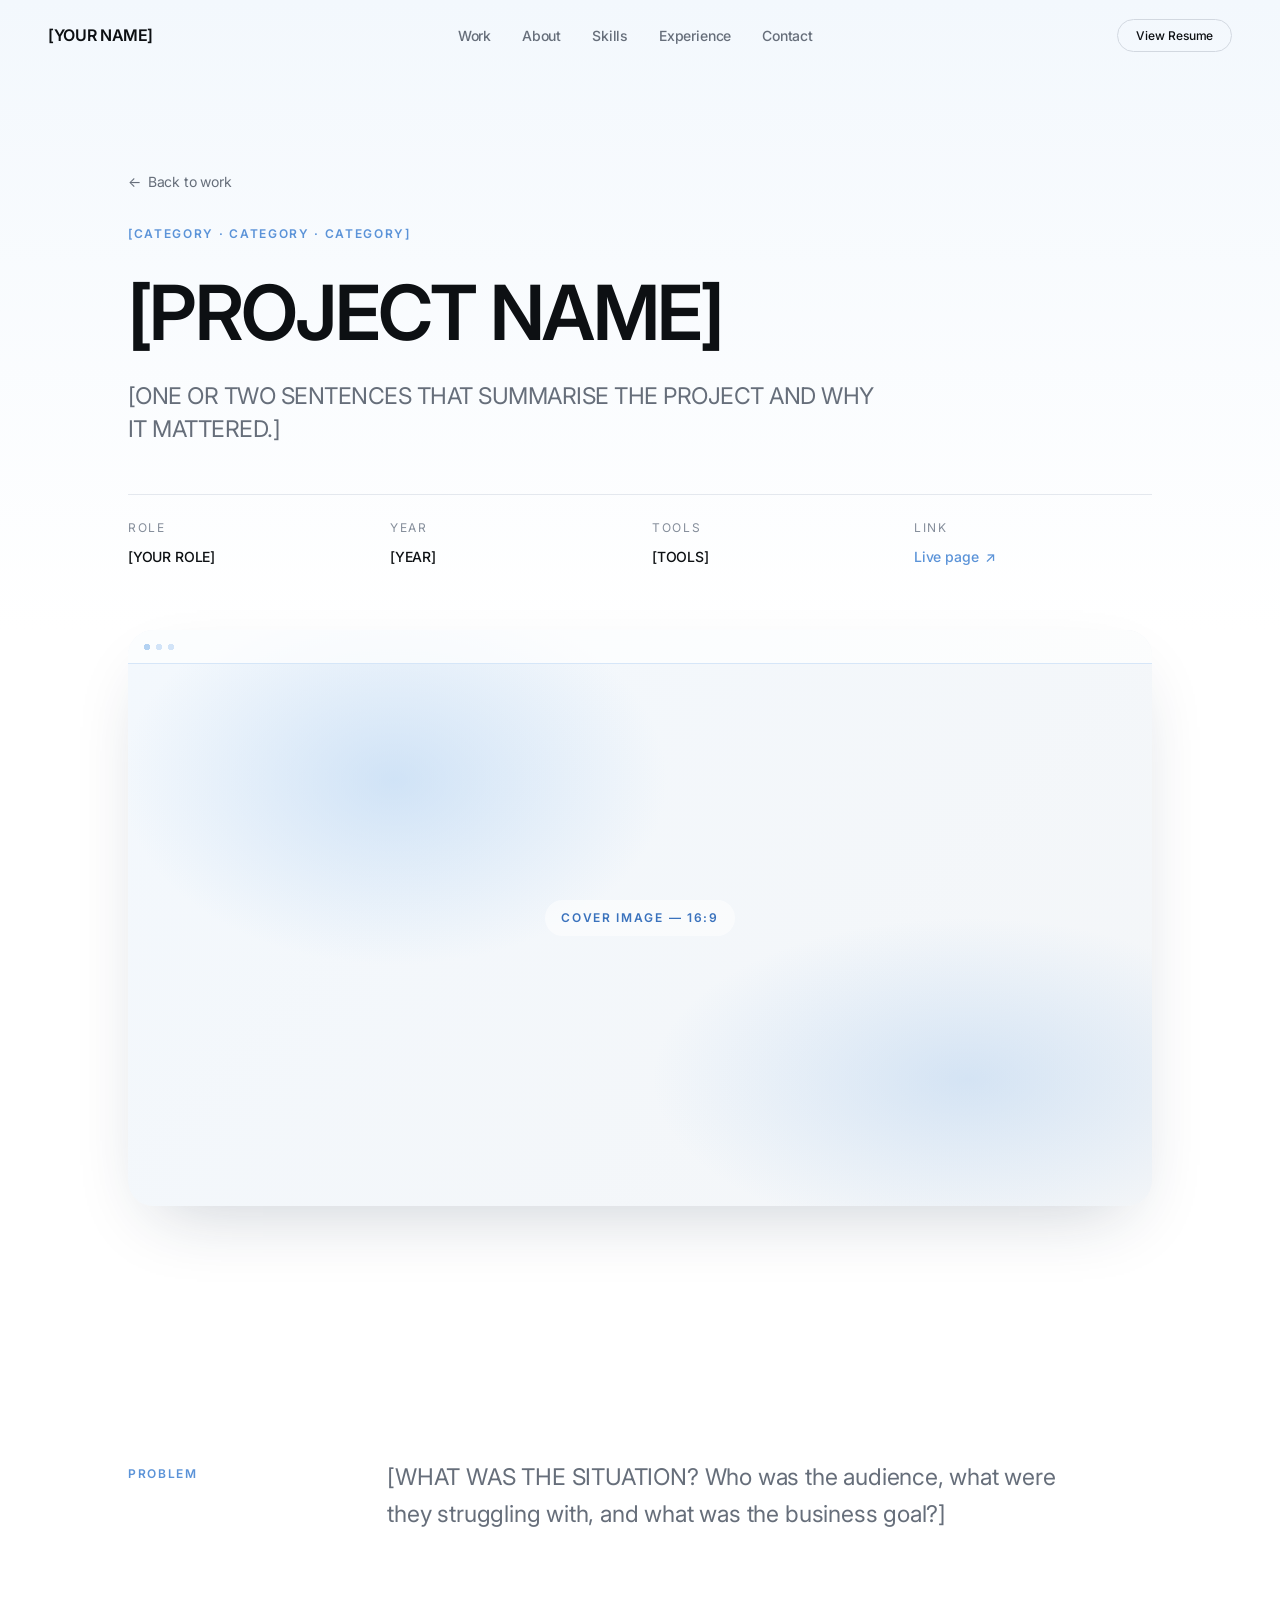
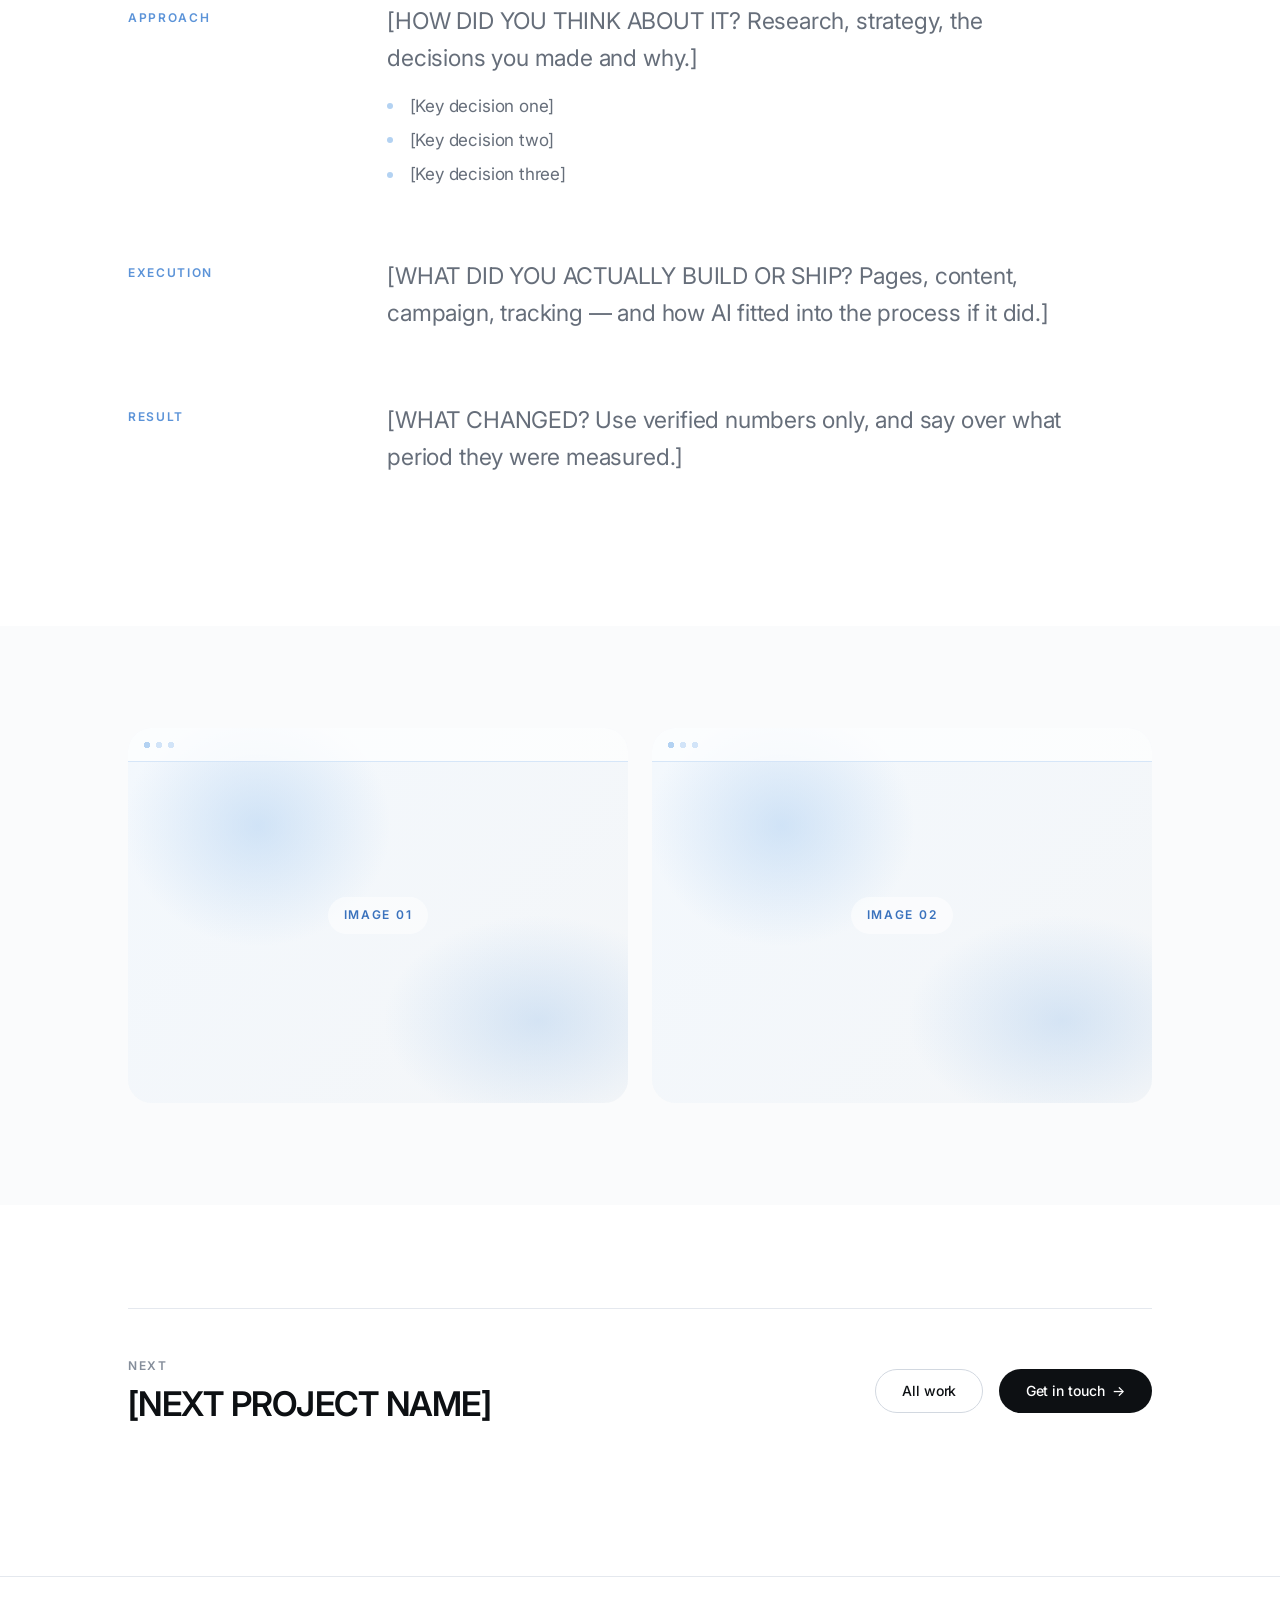
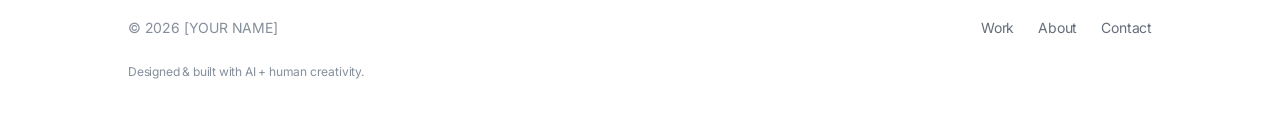
<file: case-study/template.html>
<!DOCTYPE html>
<html lang="en">
<head>
<meta charset="utf-8">
<meta name="viewport" content="width=device-width, initial-scale=1, viewport-fit=cover">

<!-- Duplicate this file for every new case study, then edit these 4 lines -->
<title>[PROJECT NAME] — Case Study | [YOUR NAME]</title>
<meta name="description" content="[ONE-SENTENCE SUMMARY OF THE PROJECT AND THE RESULT.]">
<link rel="canonical" href="https://miltramee.vercel.app/case-study/template.html">
<meta name="robots" content="index, follow">

<meta property="og:type" content="article">
<meta property="og:title" content="[PROJECT NAME] — Case Study">
<meta property="og:description" content="[ONE-SENTENCE SUMMARY.]">
<meta property="og:image" content="https://miltramee.vercel.app/assets/img/og-image.png">
<meta name="twitter:card" content="summary_large_image">

<link rel="icon" href="../assets/img/favicon.svg" type="image/svg+xml">

<link rel="preconnect" href="https://fonts.googleapis.com">
<link rel="preconnect" href="https://fonts.gstatic.com" crossorigin>
<link href="https://fonts.googleapis.com/css2?family=Inter:wght@400;500;600;700&display=swap" rel="stylesheet">

<link rel="stylesheet" href="../assets/css/tokens.css">
<link rel="stylesheet" href="../assets/css/base.css">
<link rel="stylesheet" href="../assets/css/layout.css">
<link rel="stylesheet" href="../assets/css/components.css">
<link rel="stylesheet" href="../assets/css/sections.css">
<link rel="stylesheet" href="../assets/css/case-study.css">
<link rel="stylesheet" href="../assets/css/responsive.css">

<script type="application/ld+json">
{
  "@context": "https://schema.org",
  "@type": "CreativeWork",
  "name": "[PROJECT NAME]",
  "author": { "@type": "Person", "name": "[YOUR NAME]" },
  "about": "[SHORT DESCRIPTION]",
  "url": "https://miltramee.vercel.app/case-study/template.html"
}
</script>
</head>

<body>
<a class="skip-link" href="#main">Skip to content</a>

<header class="nav" data-nav>
  <div class="nav__inner">
    <a class="nav__brand" href="../index.html">[YOUR NAME]</a>
    <nav class="nav__links" aria-label="Primary">
      <a class="nav__link" href="../index.html#work">Work</a>
      <a class="nav__link" href="../index.html#about">About</a>
      <a class="nav__link" href="../index.html#skills">Skills</a>
      <a class="nav__link" href="../index.html#experience">Experience</a>
      <a class="nav__link" href="../index.html#contact">Contact</a>
    </nav>
    <div class="nav__actions">
      <a class="btn btn--ghost btn--sm" href="../assets/docs/resume.pdf" target="_blank" rel="noopener">View Resume</a>
      <button class="nav__toggle" type="button" data-nav-toggle aria-expanded="false" aria-controls="mobile-menu" aria-label="Open menu">
        <span class="nav__toggle-bars" aria-hidden="true"><span></span><span></span></span>
      </button>
    </div>
  </div>
</header>

<div class="menu" id="mobile-menu" data-menu aria-hidden="true">
  <nav class="menu__list" aria-label="Mobile">
    <a class="menu__link" href="../index.html#work">Work</a>
    <a class="menu__link" href="../index.html#about">About</a>
    <a class="menu__link" href="../index.html#skills">Skills</a>
    <a class="menu__link" href="../index.html#experience">Experience</a>
    <a class="menu__link" href="../index.html#contact">Contact</a>
  </nav>
</div>

<main id="main">

  <!-- ---------- Case study hero ---------- -->
  <section class="cs-hero">
    <div class="container">
      <a class="cs-back" href="../index.html#work"><span aria-hidden="true">&larr;</span> Back to work</a>
      <div class="stack stack-5" data-reveal>
        <p class="label">[CATEGORY · CATEGORY · CATEGORY]</p>
        <h1 class="h1 cs-hero__title">[PROJECT NAME]</h1>
        <p class="lead cs-hero__sub">[ONE OR TWO SENTENCES THAT SUMMARISE THE PROJECT AND WHY IT MATTERED.]</p>
      </div>

      <dl class="cs-facts" data-reveal>
        <div><dt>Role</dt><dd>[YOUR ROLE]</dd></div>
        <div><dt>Year</dt><dd>[YEAR]</dd></div>
        <div><dt>Tools</dt><dd>[TOOLS]</dd></div>
        <div><dt>Link</dt><dd><a class="arrow-link" href="[PROJECT URL]" target="_blank" rel="noopener">Live page <span class="arrow-link__icon" aria-hidden="true">&#8599;</span></a></dd></div>
      </dl>
    </div>
  </section>

  <!-- ---------- Cover image ---------- -->
  <section class="section section--sm section--flush-top">
    <div class="container">
      <figure class="cs-cover" data-reveal="scale">
        <!-- Replace with: <img src="../assets/img/case-01-cover.jpg" alt="[DESCRIBE THE IMAGE]"> -->
        <div class="thumb"><span class="thumb__text">Cover image &mdash; 16:9</span></div>
      </figure>
    </div>
  </section>

  <!-- ---------- Story: Problem → Approach → Execution → Result ---------- -->
  <section class="section">
    <div class="container">

      <div class="cs-body" data-reveal>
        <p class="cs-body__label">Problem</p>
        <div class="cs-body__content">
          <p>[WHAT WAS THE SITUATION? Who was the audience, what were they struggling with, and what was the business goal?]</p>
        </div>
      </div>

      <div class="cs-body" data-reveal>
        <p class="cs-body__label">Approach</p>
        <div class="cs-body__content">
          <p>[HOW DID YOU THINK ABOUT IT? Research, strategy, the decisions you made and why.]</p>
          <ul>
            <li>[Key decision one]</li>
            <li>[Key decision two]</li>
            <li>[Key decision three]</li>
          </ul>
        </div>
      </div>

      <div class="cs-body" data-reveal>
        <p class="cs-body__label">Execution</p>
        <div class="cs-body__content">
          <p>[WHAT DID YOU ACTUALLY BUILD OR SHIP? Pages, content, campaign, tracking — and how AI fitted into the process if it did.]</p>
        </div>
      </div>

      <div class="cs-body" data-reveal>
        <p class="cs-body__label">Result</p>
        <div class="cs-body__content">
          <p>[WHAT CHANGED? Use verified numbers only, and say over what period they were measured.]</p>
        </div>
      </div>

    </div>
  </section>

  <!-- ---------- Gallery ---------- -->
  <section class="section section--sm section--soft">
    <div class="container">
      <div class="cs-gallery" data-reveal>
        <figure><div class="thumb"><span class="thumb__text">Image 01</span></div></figure>
        <figure><div class="thumb"><span class="thumb__text">Image 02</span></div></figure>
      </div>
    </div>
  </section>

  <!-- ---------- Next / CTA ---------- -->
  <section class="section section--sm">
    <div class="container">
      <div class="cs-next">
        <div class="stack stack-2">
          <p class="label label--muted">Next</p>
          <p class="h3">[NEXT PROJECT NAME]</p>
        </div>
        <div class="row">
          <a class="btn btn--ghost" href="../index.html#work">All work</a>
          <a class="btn" href="../index.html#contact">Get in touch <span aria-hidden="true">&rarr;</span></a>
        </div>
      </div>
    </div>
  </section>

</main>

<footer class="footer">
  <div class="container">
    <div class="footer__inner">
      <p class="dim" style="font-size: var(--fs-small);">&copy; <span data-year>2026</span> [YOUR NAME]</p>
      <nav class="footer__links" aria-label="Footer">
        <a href="../index.html#work">Work</a>
        <a href="../index.html#about">About</a>
        <a href="../index.html#contact">Contact</a>
      </nav>
      <p class="footer__note">Designed &amp; built with AI + human creativity.</p>
    </div>
  </div>
</footer>

<script src="../assets/js/nav.js" defer></script>
<script src="../assets/js/reveal.js" defer></script>
<script src="../assets/js/main.js" defer></script>
</body>
</html>
</file>
<file: assets/css/tokens.css>
/* ============================================================
   TOKENS — the single source of truth for the design system.
   Change a value here and it updates everywhere on the site.
   ============================================================ */

:root {
  /* ---------- Color: neutrals ---------- */
  --c-white:      #ffffff;
  --c-gray-50:    #fafbfc;
  --c-gray-100:   #f4f6f8;
  --c-gray-150:   #eef1f5;
  --c-gray-200:   #e4e8ee;
  --c-gray-300:   #d2d8e0;
  --c-gray-400:   #aeb6c2;
  --c-gray-500:   #858e9b;
  --c-gray-600:   #666e7a;
  --c-gray-700:   #474e58;
  --c-gray-800:   #2a2f36;
  --c-gray-900:   #15181c;
  --c-ink:        #0d1013;   /* almost-black, body text */

  /* ---------- Color: pastel / soft blue (ACCENT ONLY) ---------- */
  --c-blue-50:    #f3f8fd;
  --c-blue-100:   #e6f0fb;
  --c-blue-200:   #d2e4f8;
  --c-blue-300:   #b3d2f2;   /* pastel blue */
  --c-blue-400:   #8bb8e8;   /* soft blue */
  --c-blue-500:   #5b93d8;   /* interactive accent */
  --c-blue-600:   #3a72bd;
  --c-blue-700:   #2a558e;

  /* ---------- Semantic roles ---------- */
  --bg:              var(--c-white);
  --bg-soft:         var(--c-gray-50);
  --bg-muted:        var(--c-gray-100);
  --bg-tint:         var(--c-blue-50);
  --bg-invert:       var(--c-gray-900);

  --text:            var(--c-ink);
  --text-secondary:  var(--c-gray-600);
  --text-muted:      var(--c-gray-500);
  --text-invert:     var(--c-white);
  --text-invert-dim: rgba(255, 255, 255, 0.62);

  --accent:          var(--c-blue-500);
  --accent-soft:     var(--c-blue-300);
  --accent-wash:     var(--c-blue-100);

  --line:            var(--c-gray-200);
  --line-strong:     var(--c-gray-300);
  --line-invert:     rgba(255, 255, 255, 0.14);

  /* ---------- Typography ---------- */
  --font-sans: "Inter", -apple-system, BlinkMacSystemFont, "Segoe UI",
               "Helvetica Neue", "Noto Sans Thai", Arial, sans-serif;
  --font-mono: "SFMono-Regular", ui-monospace, "JetBrains Mono", Menlo,
               Consolas, monospace;

  /* Fluid type scale (min → max between 375px and 1440px) */
  --fs-display: clamp(2.75rem, 1.05rem + 7.2vw, 7rem);
  --fs-h1:      clamp(2.25rem, 1.15rem + 4.6vw, 4.75rem);
  --fs-h2:      clamp(1.875rem, 1.15rem + 3.1vw, 3.5rem);
  --fs-h3:      clamp(1.375rem, 1.05rem + 1.35vw, 2.125rem);
  --fs-h4:      clamp(1.125rem, 1rem + 0.55vw, 1.4rem);
  --fs-lead:    clamp(1.0625rem, 0.98rem + 0.65vw, 1.4375rem);
  --fs-body:    clamp(0.9688rem, 0.94rem + 0.18vw, 1.0625rem);
  --fs-small:   0.875rem;
  --fs-tiny:    0.75rem;
  --fs-stat:    clamp(3rem, 1.4rem + 6.2vw, 6.5rem);

  --lh-tight:   1.04;
  --lh-snug:    1.16;
  --lh-normal:  1.55;
  --lh-relaxed: 1.7;

  --tracking-display: -0.035em;
  --tracking-tight:   -0.022em;
  --tracking-normal:  -0.011em;
  --tracking-label:   0.14em;

  --fw-regular: 400;
  --fw-medium:  500;
  --fw-semi:    600;
  --fw-bold:    700;

  /* ---------- Spacing (8pt base) ---------- */
  --sp-1:  0.25rem;
  --sp-2:  0.5rem;
  --sp-3:  0.75rem;
  --sp-4:  1rem;
  --sp-5:  1.5rem;
  --sp-6:  2rem;
  --sp-7:  2.5rem;
  --sp-8:  3rem;
  --sp-9:  4rem;
  --sp-10: 5rem;
  --sp-11: 6.5rem;
  --sp-12: 8rem;

  /* Vertical rhythm between full sections */
  --section-y:     clamp(5rem, 3rem + 8vw, 11rem);
  --section-y-sm:  clamp(3.5rem, 2.4rem + 5vw, 7rem);

  /* ---------- Layout ---------- */
  --container:       1240px;
  --container-wide:  1440px;
  --container-text:  720px;
  --gutter:          clamp(1.25rem, 0.6rem + 3vw, 3.5rem);
  --nav-h:           4.5rem;
  --nav-h-compact:   3.75rem;

  /* ---------- Radius ---------- */
  --r-xs: 6px;
  --r-sm: 10px;
  --r-md: 16px;
  --r-lg: 24px;
  --r-xl: 34px;
  --r-pill: 999px;

  /* ---------- Elevation (kept intentionally light) ---------- */
  --shadow-xs: 0 1px 2px rgba(13, 16, 19, 0.04);
  --shadow-sm: 0 2px 10px rgba(13, 16, 19, 0.05);
  --shadow-md: 0 12px 34px -14px rgba(13, 16, 19, 0.16);
  --shadow-lg: 0 28px 70px -28px rgba(20, 40, 70, 0.24);

  /* ---------- Motion ---------- */
  --ease-out:  cubic-bezier(0.22, 0.61, 0.36, 1);
  --ease-soft: cubic-bezier(0.32, 0.72, 0, 1);
  --ease-in-out: cubic-bezier(0.65, 0, 0.35, 1);
  --dur-fast:  180ms;
  --dur-base:  320ms;
  --dur-slow:  620ms;
  --dur-reveal: 900ms;

  /* ---------- Z-index ---------- */
  --z-nav: 100;
  --z-menu: 99;
  --z-top: 200;
}
</file>
<file: assets/css/base.css>
/* ============================================================
   BASE — reset, typography defaults, accessibility primitives.
   ============================================================ */

*, *::before, *::after { box-sizing: border-box; }

html {
  -webkit-text-size-adjust: 100%;
  scroll-behavior: smooth;
  scroll-padding-top: calc(var(--nav-h) + 1.5rem);
}

body {
  margin: 0;
  background: var(--bg);
  color: var(--text);
  font-family: var(--font-sans);
  font-size: var(--fs-body);
  line-height: var(--lh-normal);
  letter-spacing: var(--tracking-normal);
  font-weight: var(--fw-regular);
  -webkit-font-smoothing: antialiased;
  -moz-osx-font-smoothing: grayscale;
  text-rendering: optimizeLegibility;
  overflow-x: hidden;
}

body.is-locked { overflow: hidden; }

h1, h2, h3, h4, h5, h6, p, figure, blockquote, dl, dd { margin: 0; }
ul, ol { margin: 0; padding: 0; list-style: none; }
img, svg, video { display: block; max-width: 100%; height: auto; }
button, input, select, textarea { font: inherit; color: inherit; }
button { background: none; border: 0; padding: 0; cursor: pointer; }

a {
  color: inherit;
  text-decoration: none;
  transition: color var(--dur-fast) var(--ease-out),
              opacity var(--dur-fast) var(--ease-out);
}

::selection { background: var(--c-blue-200); color: var(--c-ink); }

/* ---------- Headings ---------- */
.display {
  font-size: var(--fs-display);
  line-height: var(--lh-tight);
  letter-spacing: var(--tracking-display);
  font-weight: var(--fw-semi);
}
.h1 { font-size: var(--fs-h1); line-height: var(--lh-snug); letter-spacing: var(--tracking-display); font-weight: var(--fw-semi); }
.h2 { font-size: var(--fs-h2); line-height: var(--lh-snug); letter-spacing: var(--tracking-display); font-weight: var(--fw-semi); }
.h3 { font-size: var(--fs-h3); line-height: 1.24; letter-spacing: var(--tracking-tight); font-weight: var(--fw-semi); }
.h4 { font-size: var(--fs-h4); line-height: 1.35; letter-spacing: var(--tracking-tight); font-weight: var(--fw-medium); }

.lead {
  font-size: var(--fs-lead);
  line-height: 1.45;
  color: var(--text-secondary);
  letter-spacing: var(--tracking-tight);
  font-weight: var(--fw-regular);
}

.muted { color: var(--text-secondary); }
.dim   { color: var(--text-muted); }

/* Small uppercase eyebrow label used across sections */
.label {
  display: inline-block;
  font-size: var(--fs-tiny);
  font-weight: var(--fw-semi);
  letter-spacing: var(--tracking-label);
  text-transform: uppercase;
  color: var(--accent);
}
.label--muted { color: var(--text-muted); }
.label--invert { color: var(--c-blue-300); }

.num {
  font-family: var(--font-mono);
  font-size: var(--fs-tiny);
  letter-spacing: 0.08em;
  color: var(--text-muted);
}

/* ---------- Accessibility ---------- */
.visually-hidden {
  position: absolute !important;
  width: 1px; height: 1px;
  padding: 0; margin: -1px;
  overflow: hidden;
  clip: rect(0 0 0 0);
  clip-path: inset(50%);
  white-space: nowrap;
}

.skip-link {
  position: absolute;
  top: -100px;
  left: var(--sp-4);
  z-index: var(--z-top);
  background: var(--c-ink);
  color: var(--c-white);
  padding: 0.75rem 1.25rem;
  border-radius: var(--r-sm);
  font-size: var(--fs-small);
  font-weight: var(--fw-medium);
}
.skip-link:focus { top: var(--sp-4); }

:focus-visible {
  outline: 2px solid var(--accent);
  outline-offset: 3px;
  border-radius: var(--r-xs);
}

/* ---------- Reduced motion ---------- */
@media (prefers-reduced-motion: reduce) {
  html { scroll-behavior: auto; }
  *, *::before, *::after {
    animation-duration: 0.01ms !important;
    animation-iteration-count: 1 !important;
    transition-duration: 0.01ms !important;
    scroll-behavior: auto !important;
  }
}
</file>
<file: assets/css/layout.css>
/* ============================================================
   LAYOUT — containers, section shells, grid helpers.
   ============================================================ */

.container {
  width: 100%;
  max-width: var(--container);
  margin-inline: auto;
  padding-inline: var(--gutter);
}
.container--wide { max-width: var(--container-wide); }
.container--text { max-width: var(--container-text); }

.section {
  position: relative;
  padding-block: var(--section-y);
}
.section--sm { padding-block: var(--section-y-sm); }
.section--flush-top { padding-top: 0; }
.section--soft   { background: var(--bg-soft); }
.section--muted  { background: var(--bg-muted); }
.section--tint   { background: var(--bg-tint); }
.section--invert { background: var(--bg-invert); color: var(--text-invert); }
.section--invert .lead,
.section--invert .muted { color: var(--text-invert-dim); }

.section-head {
  display: flex;
  flex-direction: column;
  gap: var(--sp-4);
  max-width: 46ch;
  margin-bottom: clamp(2.5rem, 1.5rem + 3.5vw, 5rem);
}
.section-head--wide { max-width: 60ch; }
.section-head--split {
  max-width: none;
  flex-direction: row;
  align-items: flex-end;
  justify-content: space-between;
  gap: var(--sp-6);
  flex-wrap: wrap;
}
.section-head--split .section-head__text {
  display: flex;
  flex-direction: column;
  gap: var(--sp-4);
  max-width: 46ch;
}

.rule {
  height: 1px;
  border: 0;
  margin: 0;
  background: var(--line);
}
.section--invert .rule { background: var(--line-invert); }

/* Two-column editorial split */
.split {
  display: grid;
  grid-template-columns: minmax(0, 1.05fr) minmax(0, 0.95fr);
  gap: clamp(2.5rem, 1rem + 6vw, 7rem);
  align-items: start;
}

.stack   { display: flex; flex-direction: column; }
.stack-2 { gap: var(--sp-2); }
.stack-3 { gap: var(--sp-3); }
.stack-4 { gap: var(--sp-4); }
.stack-5 { gap: var(--sp-5); }
.stack-6 { gap: var(--sp-6); }
.stack-8 { gap: var(--sp-8); }

.row {
  display: flex;
  align-items: center;
  gap: var(--sp-4);
  flex-wrap: wrap;
}
</file>
<file: assets/css/components.css>
/* ============================================================
   COMPONENTS — reusable UI: buttons, links, tags, nav, reveals.
   ============================================================ */

/* ---------------- Buttons ---------------- */
.btn {
  --btn-bg: var(--c-ink);
  --btn-fg: var(--c-white);
  --btn-bd: transparent;
  display: inline-flex;
  align-items: center;
  justify-content: center;
  gap: 0.55em;
  padding: 0.9rem 1.6rem;
  border-radius: var(--r-pill);
  background: var(--btn-bg);
  color: var(--btn-fg);
  border: 1px solid var(--btn-bd);
  font-size: var(--fs-small);
  font-weight: var(--fw-medium);
  letter-spacing: -0.005em;
  line-height: 1;
  white-space: nowrap;
  transition: transform var(--dur-base) var(--ease-soft),
              background-color var(--dur-base) var(--ease-out),
              color var(--dur-base) var(--ease-out),
              border-color var(--dur-base) var(--ease-out),
              box-shadow var(--dur-base) var(--ease-out);
}
.btn:hover { transform: translateY(-1px); box-shadow: var(--shadow-md); }
.btn:active { transform: translateY(0); }

.btn--ghost {
  --btn-bg: transparent;
  --btn-fg: var(--text);
  --btn-bd: var(--line-strong);
}
.btn--ghost:hover { --btn-bd: var(--c-ink); box-shadow: none; }

.btn--accent {
  --btn-bg: var(--accent);
  --btn-fg: var(--c-white);
}
.btn--accent:hover { --btn-bg: var(--c-blue-600); }

.btn--soft {
  --btn-bg: var(--accent-wash);
  --btn-fg: var(--c-blue-700);
}
.btn--soft:hover { --btn-bg: var(--c-blue-200); box-shadow: none; }

.btn--on-dark {
  --btn-bg: var(--c-white);
  --btn-fg: var(--c-ink);
}
.btn--on-dark-ghost {
  --btn-bg: transparent;
  --btn-fg: var(--c-white);
  --btn-bd: rgba(255,255,255,0.28);
}
.btn--on-dark-ghost:hover { --btn-bd: rgba(255,255,255,0.7); box-shadow: none; }

.btn--lg { padding: 1.15rem 2.1rem; font-size: var(--fs-body); }
.btn--sm { padding: 0.6rem 1.1rem; font-size: var(--fs-tiny); }

/* ---------------- Arrow link ---------------- */
.arrow-link {
  display: inline-flex;
  align-items: center;
  gap: 0.5em;
  font-size: var(--fs-small);
  font-weight: var(--fw-medium);
  color: var(--accent);
}
.arrow-link .arrow-link__icon {
  transition: transform var(--dur-base) var(--ease-soft);
}
.arrow-link:hover { color: var(--c-blue-600); }
.arrow-link:hover .arrow-link__icon { transform: translateX(4px); }
.arrow-link--ink { color: var(--text); }
.arrow-link--ink:hover { color: var(--accent); }

/* ---------------- Tag / chip ---------------- */
.tag {
  display: inline-flex;
  align-items: center;
  padding: 0.4rem 0.85rem;
  border-radius: var(--r-pill);
  background: var(--bg-muted);
  color: var(--text-secondary);
  font-size: var(--fs-tiny);
  font-weight: var(--fw-medium);
  letter-spacing: 0;
  white-space: nowrap;
}
.tag--tint { background: var(--accent-wash); color: var(--c-blue-700); }
.tag--outline { background: transparent; border: 1px solid var(--line); }
.tag--invert { background: rgba(255,255,255,0.08); color: var(--text-invert-dim); }

.tag-list { display: flex; flex-wrap: wrap; gap: var(--sp-2); }

/* ---------------- Meta line ---------------- */
.meta {
  font-size: var(--fs-tiny);
  letter-spacing: 0.06em;
  text-transform: uppercase;
  color: var(--text-muted);
  font-weight: var(--fw-medium);
}

/* ---------------- Navigation ---------------- */
.nav {
  position: fixed;
  inset: 0 0 auto 0;
  z-index: var(--z-nav);
  height: var(--nav-h);
  display: flex;
  align-items: center;
  background: rgba(255, 255, 255, 0);
  border-bottom: 1px solid transparent;
  transition: height var(--dur-base) var(--ease-out),
              background-color var(--dur-base) var(--ease-out),
              border-color var(--dur-base) var(--ease-out),
              backdrop-filter var(--dur-base) var(--ease-out);
}
.nav.is-scrolled {
  height: var(--nav-h-compact);
  background: rgba(255, 255, 255, 0.72);
  -webkit-backdrop-filter: saturate(180%) blur(20px);
  backdrop-filter: saturate(180%) blur(20px);
  border-bottom-color: var(--line);
}

.nav__inner {
  width: 100%;
  max-width: var(--container-wide);
  margin-inline: auto;
  padding-inline: var(--gutter);
  display: flex;
  align-items: center;
  justify-content: space-between;
  gap: var(--sp-5);
}

.nav__brand {
  font-size: 1rem;
  font-weight: var(--fw-semi);
  letter-spacing: var(--tracking-tight);
}
.nav__brand:hover { color: var(--accent); }

.nav__links {
  display: flex;
  align-items: center;
  gap: clamp(1.25rem, 0.5rem + 1.8vw, 2.25rem);
}
.nav__link {
  position: relative;
  font-size: var(--fs-small);
  font-weight: var(--fw-medium);
  color: var(--text-secondary);
  padding-block: 0.35rem;
}
.nav__link::after {
  content: "";
  position: absolute;
  left: 0; right: 0; bottom: 0;
  height: 1.5px;
  background: var(--accent);
  transform: scaleX(0);
  transform-origin: left;
  transition: transform var(--dur-base) var(--ease-soft);
}
.nav__link:hover { color: var(--text); }
.nav__link:hover::after,
.nav__link.is-active::after { transform: scaleX(1); }
.nav__link.is-active { color: var(--text); }

.nav__actions { display: flex; align-items: center; gap: var(--sp-3); }

/* Hamburger */
.nav__toggle {
  display: none;
  width: 44px; height: 44px;
  margin-right: -10px;
  align-items: center;
  justify-content: center;
  border-radius: var(--r-pill);
}
.nav__toggle-bars { position: relative; width: 20px; height: 12px; }
.nav__toggle-bars span {
  position: absolute;
  left: 0; right: 0;
  height: 1.5px;
  background: var(--text);
  border-radius: 2px;
  transition: transform var(--dur-base) var(--ease-soft),
              opacity var(--dur-fast) var(--ease-out);
}
.nav__toggle-bars span:nth-child(1) { top: 0; }
.nav__toggle-bars span:nth-child(2) { bottom: 0; }
.nav__toggle[aria-expanded="true"] span:nth-child(1) { transform: translateY(5px) rotate(45deg); }
.nav__toggle[aria-expanded="true"] span:nth-child(2) { transform: translateY(-5.5px) rotate(-45deg); }

/* Mobile menu panel */
.menu {
  position: fixed;
  inset: 0;
  z-index: var(--z-menu);
  display: flex;
  flex-direction: column;
  justify-content: center;
  padding: var(--nav-h) var(--gutter) var(--sp-9);
  background: rgba(255, 255, 255, 0.94);
  -webkit-backdrop-filter: saturate(180%) blur(24px);
  backdrop-filter: saturate(180%) blur(24px);
  opacity: 0;
  visibility: hidden;
  transition: opacity var(--dur-base) var(--ease-out),
              visibility var(--dur-base) var(--ease-out);
}
.menu.is-open { opacity: 1; visibility: visible; }
.menu__list { display: flex; flex-direction: column; gap: var(--sp-2); }
.menu__link {
  display: block;
  padding-block: var(--sp-3);
  font-size: clamp(1.75rem, 1.2rem + 3vw, 2.5rem);
  font-weight: var(--fw-semi);
  letter-spacing: var(--tracking-display);
  opacity: 0;
  transform: translateY(14px);
  transition: opacity var(--dur-base) var(--ease-out),
              transform var(--dur-base) var(--ease-soft);
}
.menu.is-open .menu__link { opacity: 1; transform: none; }
.menu.is-open .menu__link:nth-child(1) { transition-delay: 60ms; }
.menu.is-open .menu__link:nth-child(2) { transition-delay: 100ms; }
.menu.is-open .menu__link:nth-child(3) { transition-delay: 140ms; }
.menu.is-open .menu__link:nth-child(4) { transition-delay: 180ms; }
.menu.is-open .menu__link:nth-child(5) { transition-delay: 220ms; }
.menu__footer { margin-top: var(--sp-8); display: flex; gap: var(--sp-3); flex-wrap: wrap; }

/* ---------------- Scroll reveal ---------------- */
[data-reveal] {
  opacity: 0;
  transform: translateY(22px);
  transition: opacity var(--dur-reveal) var(--ease-out),
              transform var(--dur-reveal) var(--ease-soft);
  will-change: opacity, transform;
}
[data-reveal="fade"]  { transform: none; }
[data-reveal="scale"] { transform: scale(0.975); }
[data-reveal="left"]  { transform: translateX(-26px); }
[data-reveal="right"] { transform: translateX(26px); }
[data-reveal].is-visible { opacity: 1; transform: none; }

/* Text reveal (line by line, set by JS) */
.reveal-text > .reveal-line { display: block; overflow: hidden; }
.reveal-text > .reveal-line > span {
  display: block;
  transform: translateY(104%);
  transition: transform var(--dur-slow) var(--ease-soft);
}
.reveal-text.is-visible > .reveal-line > span { transform: none; }
.reveal-text.is-visible > .reveal-line:nth-child(2) > span { transition-delay: 90ms; }
.reveal-text.is-visible > .reveal-line:nth-child(3) > span { transition-delay: 180ms; }

@media (prefers-reduced-motion: reduce) {
  [data-reveal] { opacity: 1 !important; transform: none !important; }
  .reveal-text > .reveal-line > span { transform: none !important; }
}
</file>
<file: assets/css/sections.css>
/* ============================================================
   SECTIONS — one block per page section, in page order.
   ============================================================ */

/* ------------------------------------------------------------
   1. HERO
   ------------------------------------------------------------ */
.hero {
  position: relative;
  min-height: min(100svh, 900px);
  display: flex;
  align-items: center;
  padding-top: calc(var(--nav-h) + var(--sp-8));
  padding-bottom: var(--sp-10);
  overflow: hidden;
}

.hero__inner {
  position: relative;
  z-index: 2;
  display: grid;
  grid-template-columns: minmax(0, 1.15fr) minmax(0, 0.85fr);
  gap: clamp(2rem, 1rem + 4vw, 5rem);
  align-items: center;
  width: 100%;
}

.hero__content { display: flex; flex-direction: column; gap: var(--sp-6); }
.hero__title { max-width: 15ch; }
.hero__sub { max-width: 46ch; }
.hero__cta { display: flex; gap: var(--sp-3); flex-wrap: wrap; margin-top: var(--sp-2); }

/* Abstract pastel-blue visual — pure CSS, no images to load */
.hero__visual {
  position: relative;
  aspect-ratio: 1 / 1;
  width: 100%;
  max-width: 520px;
  margin-inline: auto;
}
.orb {
  position: absolute;
  border-radius: 50%;
  filter: blur(0px);
}
.orb--main {
  inset: 8%;
  background:
    radial-gradient(circle at 32% 28%, #ffffff 0%, var(--c-blue-100) 26%, var(--c-blue-300) 62%, var(--c-blue-400) 100%);
  box-shadow: 0 40px 90px -40px rgba(58, 114, 189, 0.45);
  animation: orb-float 14s var(--ease-in-out) infinite;
}
.orb--halo {
  inset: 0;
  border: 1px solid var(--c-blue-200);
  background: transparent;
  animation: orb-spin 40s linear infinite;
}
.orb--glow {
  inset: -14%;
  background: radial-gradient(circle, rgba(139, 184, 232, 0.28) 0%, rgba(139, 184, 232, 0) 62%);
  filter: blur(10px);
}
.orb--dot {
  width: 14px; height: 14px;
  top: 12%; right: 16%;
  background: var(--c-blue-500);
  box-shadow: 0 0 0 8px rgba(91, 147, 216, 0.14);
  animation: orb-float 9s var(--ease-in-out) infinite reverse;
}

@keyframes orb-float {
  0%, 100% { transform: translate3d(0, 0, 0) scale(1); }
  50%      { transform: translate3d(0, -14px, 0) scale(1.015); }
}
@keyframes orb-spin {
  from { transform: rotate(0deg); }
  to   { transform: rotate(360deg); }
}

.hero__bg {
  position: absolute;
  inset: 0;
  z-index: 1;
  pointer-events: none;
  background:
    radial-gradient(58% 44% at 78% 22%, var(--c-blue-50) 0%, rgba(243, 248, 253, 0) 72%),
    radial-gradient(46% 38% at 8% 88%, var(--c-gray-50) 0%, rgba(250, 251, 252, 0) 70%);
}

.hero__scroll {
  position: absolute;
  left: 50%;
  bottom: clamp(1.25rem, 3vh, 2.5rem);
  transform: translateX(-50%);
  z-index: 2;
  display: flex;
  flex-direction: column;
  align-items: center;
  gap: var(--sp-2);
  color: var(--text-muted);
  font-size: var(--fs-tiny);
  letter-spacing: var(--tracking-label);
  text-transform: uppercase;
}
.hero__scroll-line {
  width: 1px; height: 42px;
  background: linear-gradient(to bottom, var(--c-gray-300), transparent);
  position: relative;
  overflow: hidden;
}
.hero__scroll-line::after {
  content: "";
  position: absolute;
  inset: 0 0 auto 0;
  height: 40%;
  background: var(--accent);
  animation: scroll-hint 2.4s var(--ease-in-out) infinite;
}
@keyframes scroll-hint {
  0%   { transform: translateY(-100%); }
  60%, 100% { transform: translateY(260%); }
}

/* ------------------------------------------------------------
   2. ABOUT
   ------------------------------------------------------------ */
.about__body { display: flex; flex-direction: column; gap: var(--sp-5); max-width: 54ch; }
.about__body p { font-size: var(--fs-lead); line-height: 1.55; color: var(--text-secondary); }
.about__body p:first-child { color: var(--text); }

.about__aside { display: flex; flex-direction: column; gap: var(--sp-7); }

.focus-list { display: grid; gap: 0; border-top: 1px solid var(--line); }
.focus-list li {
  display: flex;
  align-items: center;
  justify-content: space-between;
  gap: var(--sp-4);
  padding-block: 0.85rem;
  border-bottom: 1px solid var(--line);
  font-size: var(--fs-body);
  font-weight: var(--fw-medium);
}
.focus-list li span:last-child { color: var(--accent-soft); }

.stats-inline { display: grid; grid-template-columns: repeat(3, minmax(0, 1fr)); gap: var(--sp-4); }
.stat-mini__value {
  font-size: clamp(1.75rem, 1.2rem + 1.6vw, 2.5rem);
  font-weight: var(--fw-semi);
  letter-spacing: var(--tracking-display);
  line-height: 1;
}
.stat-mini__label {
  margin-top: 0.45rem;
  font-size: var(--fs-tiny);
  color: var(--text-muted);
  letter-spacing: 0.02em;
}

/* ------------------------------------------------------------
   3. SELECTED WORK
   ------------------------------------------------------------ */
.work-list { border-top: 1px solid var(--line); }

.work-item { border-bottom: 1px solid var(--line); }
.work-item__head {
  display: grid;
  grid-template-columns: minmax(0, 1fr) minmax(0, 0.92fr);
  gap: clamp(1.5rem, 1rem + 3vw, 4.5rem);
  align-items: center;
  width: 100%;
  padding-block: clamp(2rem, 1.4rem + 2.4vw, 3.5rem);
  text-align: left;
  cursor: pointer;
}
.work-item__text { display: flex; flex-direction: column; gap: var(--sp-4); }
.work-item__index {
  font-family: var(--font-mono);
  font-size: var(--fs-tiny);
  letter-spacing: 0.12em;
  color: var(--text-muted);
}
.work-item__title {
  font-size: clamp(1.5rem, 1.05rem + 2vw, 2.75rem);
  line-height: 1.12;
  letter-spacing: var(--tracking-display);
  font-weight: var(--fw-semi);
  transition: color var(--dur-base) var(--ease-out);
}
.work-item__head:hover .work-item__title { color: var(--accent); }
.work-item__toggle {
  display: inline-flex;
  align-items: center;
  gap: 0.5em;
  margin-top: var(--sp-1);
  font-size: var(--fs-small);
  font-weight: var(--fw-medium);
  color: var(--text-muted);
}
.work-item__toggle .plus {
  position: relative;
  width: 20px; height: 20px;
  border: 1px solid var(--line-strong);
  border-radius: 50%;
  flex: none;
  transition: transform var(--dur-base) var(--ease-soft),
              background-color var(--dur-base) var(--ease-out),
              border-color var(--dur-base) var(--ease-out);
}
.work-item__toggle .plus::before,
.work-item__toggle .plus::after {
  content: "";
  position: absolute;
  inset: 50% 4px auto 4px;
  height: 1px;
  background: var(--text-secondary);
  transform: translateY(-50%);
  transition: transform var(--dur-base) var(--ease-soft),
              background-color var(--dur-base) var(--ease-out);
}
.work-item__toggle .plus::after { transform: translateY(-50%) rotate(90deg); }
.work-item.is-open .work-item__toggle .plus { background: var(--accent); border-color: var(--accent); transform: rotate(90deg); }
.work-item.is-open .work-item__toggle .plus::before,
.work-item.is-open .work-item__toggle .plus::after { background: #fff; }
.work-item.is-open .work-item__toggle .plus::after { transform: translateY(-50%) rotate(0deg); }

.work-item__media {
  position: relative;
  aspect-ratio: 16 / 10;
  border-radius: var(--r-lg);
  overflow: hidden;
  background: var(--bg-muted);
}
.work-item__media img,
.work-item__media .thumb {
  width: 100%; height: 100%;
  object-fit: cover;
  transition: transform var(--dur-slow) var(--ease-soft);
}
.work-item__head:hover .work-item__media img,
.work-item__head:hover .work-item__media .thumb { transform: scale(1.035); }

/* Expandable case-study preview */
.work-item__panel {
  display: grid;
  grid-template-rows: 0fr;
  transition: grid-template-rows var(--dur-slow) var(--ease-soft);
}
.work-item.is-open .work-item__panel { grid-template-rows: 1fr; }
.work-item__panel-inner { overflow: hidden; }
.work-item__panel-body {
  display: grid;
  grid-template-columns: repeat(3, minmax(0, 1fr));
  gap: clamp(1.5rem, 1rem + 2.5vw, 3.5rem);
  padding-bottom: clamp(2rem, 1.4rem + 2.4vw, 3.5rem);
  opacity: 0;
  transform: translateY(10px);
  transition: opacity var(--dur-slow) var(--ease-out) 80ms,
              transform var(--dur-slow) var(--ease-soft) 80ms;
}
.work-item.is-open .work-item__panel-body { opacity: 1; transform: none; }

.case-block { display: flex; flex-direction: column; gap: var(--sp-3); }
.case-block__label {
  font-size: var(--fs-tiny);
  font-weight: var(--fw-semi);
  letter-spacing: var(--tracking-label);
  text-transform: uppercase;
  color: var(--accent);
  padding-bottom: var(--sp-3);
  border-bottom: 1px solid var(--line);
}
.case-block p { color: var(--text-secondary); font-size: var(--fs-body); }

.work-item__panel-foot {
  display: flex;
  gap: var(--sp-4);
  flex-wrap: wrap;
  align-items: center;
  padding-bottom: clamp(2rem, 1.4rem + 2.4vw, 3.5rem);
}

/* Placeholder thumbnail (no image yet) */
/* Placeholder that reads as an intentional "screenshot goes here" frame */
.thumb {
  display: grid;
  place-items: center;
  position: relative;
  background:
    radial-gradient(38% 46% at 26% 26%, rgba(179, 210, 242, 0.55) 0%, rgba(179, 210, 242, 0) 70%),
    radial-gradient(44% 40% at 82% 78%, rgba(139, 184, 232, 0.30) 0%, rgba(139, 184, 232, 0) 70%),
    linear-gradient(135deg, var(--c-blue-50) 0%, var(--c-gray-100) 100%);
}
/* Window chrome bar */
.thumb::before {
  content: "";
  position: absolute;
  top: 0; left: 0; right: 0;
  height: 34px;
  background: rgba(255, 255, 255, 0.72);
  border-bottom: 1px solid rgba(210, 228, 248, 0.9);
  z-index: 2;
}
/* Three traffic-light dots */
.thumb::after {
  content: "";
  position: absolute;
  top: 14px; left: 16px;
  width: 30px; height: 6px;
  z-index: 3;
  background:
    radial-gradient(circle 3px at 3px 3px,  var(--c-blue-300) 98%, transparent 100%),
    radial-gradient(circle 3px at 15px 3px, var(--c-blue-200) 98%, transparent 100%),
    radial-gradient(circle 3px at 27px 3px, var(--c-blue-200) 98%, transparent 100%);
}
.thumb__text {
  position: relative;
  z-index: 1;
  padding: 0.55rem 1rem;
  border-radius: var(--r-pill);
  background: rgba(255, 255, 255, 0.55);
  font-size: var(--fs-tiny);
  letter-spacing: var(--tracking-label);
  text-transform: uppercase;
  color: var(--c-blue-600);
  font-weight: var(--fw-semi);
  text-align: center;
}

/* ------------------------------------------------------------
   4. FEATURED PROJECT
   ------------------------------------------------------------ */
.featured { position: relative; overflow: hidden; }
.featured__head {
  display: flex;
  flex-direction: column;
  gap: var(--sp-4);
  max-width: 42ch;
  margin-bottom: clamp(2.5rem, 1.5rem + 3vw, 4.5rem);
}
.featured__shot {
  position: relative;
  border-radius: clamp(var(--r-md), 2vw, var(--r-xl));
  overflow: hidden;
  aspect-ratio: 16 / 9;
  background: var(--bg-muted);
  box-shadow: var(--shadow-lg);
  margin-bottom: clamp(2.5rem, 1.5rem + 3vw, 4.5rem);
}
.featured__shot img,
.featured__shot .thumb { width: 100%; height: 100%; object-fit: cover; }
.featured__grid {
  display: grid;
  grid-template-columns: minmax(0, 0.85fr) minmax(0, 1.15fr);
  gap: clamp(2rem, 1rem + 5vw, 6rem);
}
.spec-list { display: grid; gap: 0; border-top: 1px solid var(--line); }
.spec-list > div {
  display: grid;
  grid-template-columns: 6.5rem minmax(0, 1fr);
  gap: var(--sp-4);
  padding-block: var(--sp-4);
  border-bottom: 1px solid var(--line);
  font-size: var(--fs-small);
}
.spec-list dt { color: var(--text-muted); }
.spec-list dd { margin: 0; color: var(--text); font-weight: var(--fw-medium); }

.featured__story { display: grid; gap: var(--sp-7); }
.story-block { display: grid; grid-template-columns: 12rem minmax(0, 1fr); gap: var(--sp-5); }
.story-block__label {
  font-size: var(--fs-tiny);
  font-weight: var(--fw-semi);
  letter-spacing: var(--tracking-label);
  text-transform: uppercase;
  color: var(--accent);
  padding-top: 0.35rem;
  white-space: nowrap;
}
.story-block p { color: var(--text-secondary); font-size: var(--fs-lead); line-height: 1.5; }

/* ------------------------------------------------------------
   5. CAPABILITIES
   ------------------------------------------------------------ */
.cap-grid {
  display: grid;
  grid-template-columns: repeat(3, minmax(0, 1fr));
  gap: 0;
  border-top: 1px solid var(--line);
}
.cap {
  padding: clamp(1.75rem, 1.2rem + 1.6vw, 2.75rem) clamp(1rem, 0.5rem + 1.6vw, 2.25rem);
  border-bottom: 1px solid var(--line);
  border-right: 1px solid var(--line);
  display: flex;
  flex-direction: column;
  gap: var(--sp-4);
  transition: background-color var(--dur-base) var(--ease-out);
}
.cap:hover { background: var(--bg-tint); }
.cap:nth-child(3n) { border-right: 0; }
.cap__num {
  font-family: var(--font-mono);
  font-size: var(--fs-tiny);
  letter-spacing: 0.12em;
  color: var(--accent-soft);
}
.cap__title { font-size: var(--fs-h4); font-weight: var(--fw-semi); letter-spacing: var(--tracking-tight); }
.cap__items { display: flex; flex-direction: column; gap: 0.4rem; }
.cap__items li { color: var(--text-secondary); font-size: var(--fs-small); }

/* ------------------------------------------------------------
   6. AI WORKFLOW
   ------------------------------------------------------------ */
.flow {
  position: relative;
  display: grid;
  grid-template-columns: repeat(7, minmax(0, 1fr));
  gap: var(--sp-3);
  margin-block: clamp(2.5rem, 1.5rem + 3vw, 4.5rem);
}
.flow::before {
  content: "";
  position: absolute;
  left: 0; right: 0;
  top: 11px;
  height: 1px;
  background: var(--line-invert);
}
.flow__progress {
  position: absolute;
  left: 0; top: 11px;
  height: 1px;
  width: 0;
  background: linear-gradient(90deg, var(--c-blue-400), var(--c-blue-300));
  transition: width 1.4s var(--ease-soft);
}
.flow.is-visible .flow__progress { width: 100%; }

.flow__step {
  position: relative;
  display: flex;
  flex-direction: column;
  gap: var(--sp-4);
  padding-top: 0;
  opacity: 0;
  transform: translateY(14px);
  transition: opacity var(--dur-slow) var(--ease-out), transform var(--dur-slow) var(--ease-soft);
}
.flow.is-visible .flow__step { opacity: 1; transform: none; }
.flow.is-visible .flow__step:nth-child(2) { transition-delay: 100ms; }
.flow.is-visible .flow__step:nth-child(3) { transition-delay: 200ms; }
.flow.is-visible .flow__step:nth-child(4) { transition-delay: 300ms; }
.flow.is-visible .flow__step:nth-child(5) { transition-delay: 400ms; }
.flow.is-visible .flow__step:nth-child(6) { transition-delay: 500ms; }
.flow.is-visible .flow__step:nth-child(7) { transition-delay: 600ms; }
.flow.is-visible .flow__step:nth-child(8) { transition-delay: 700ms; }

.flow__dot {
  width: 9px; height: 9px;
  margin-top: 7px;
  border-radius: 50%;
  background: var(--c-blue-300);
  flex: none;
}
.flow__step--ai .flow__dot { background: var(--c-white); box-shadow: 0 0 0 5px rgba(179, 210, 242, 0.18); }
.flow__name { font-size: var(--fs-small); font-weight: var(--fw-semi); color: var(--text-invert); }
.flow__note { font-size: var(--fs-tiny); color: var(--text-invert-dim); line-height: 1.5; margin-top: 0.35rem; }

.ai-statement {
  display: flex;
  flex-direction: column;
  gap: var(--sp-5);
  padding-top: clamp(2rem, 1.4rem + 2vw, 3.5rem);
  border-top: 1px solid var(--line-invert);
}
.ai-statement__quote {
  font-size: clamp(1.75rem, 1.1rem + 3vw, 3.25rem);
  line-height: 1.1;
  letter-spacing: var(--tracking-display);
  font-weight: var(--fw-semi);
}
.ai-statement__quote em { font-style: normal; color: var(--c-blue-300); }

.ai-uses { display: flex; flex-wrap: wrap; gap: var(--sp-2); }

/* ------------------------------------------------------------
   7. SKILLS & TOOLS
   ------------------------------------------------------------ */
.skills-grid {
  display: grid;
  grid-template-columns: repeat(5, minmax(0, 1fr));
  gap: clamp(1.5rem, 0.8rem + 2vw, 3rem);
}
.skill-group { display: flex; flex-direction: column; gap: var(--sp-4); }
.skill-group__title {
  padding-bottom: var(--sp-3);
  border-bottom: 1px solid var(--line-strong);
  font-size: var(--fs-small);
  font-weight: var(--fw-semi);
  letter-spacing: var(--tracking-tight);
}
.skill-group__items { display: flex; flex-direction: column; gap: 0.55rem; }
.skill-group__items li { font-size: var(--fs-small); color: var(--text-secondary); }

/* ------------------------------------------------------------
   8. RESULTS
   ------------------------------------------------------------ */
.results-grid {
  display: grid;
  grid-template-columns: repeat(4, minmax(0, 1fr));
  gap: clamp(1.5rem, 0.8rem + 2vw, 3rem);
  border-top: 1px solid var(--line);
  padding-top: clamp(2rem, 1.4rem + 2vw, 3.5rem);
}
.stat__value {
  font-size: var(--fs-stat);
  line-height: 0.94;
  letter-spacing: -0.045em;
  font-weight: var(--fw-semi);
  background: linear-gradient(140deg, var(--c-ink) 30%, var(--c-blue-500) 100%);
  -webkit-background-clip: text;
  background-clip: text;
  color: transparent;
}
.stat__label {
  margin-top: var(--sp-4);
  font-size: var(--fs-small);
  color: var(--text-secondary);
}
.results__note { margin-top: clamp(2rem, 1.4rem + 2vw, 3rem); font-size: var(--fs-small); color: var(--text-muted); max-width: 52ch; }

/* ------------------------------------------------------------
   9. TIMELINE
   ------------------------------------------------------------ */
.timeline { position: relative; margin-top: clamp(2rem, 1.4rem + 2vw, 3.5rem); }
.timeline__track {
  position: absolute;
  left: 0; right: 0; top: 5px;
  height: 1px;
  background: var(--line);
}
.timeline__list {
  display: grid;
  grid-auto-flow: column;
  grid-auto-columns: minmax(0, 1fr);
  gap: var(--sp-5);
}
.tl-item { position: relative; display: flex; flex-direction: column; gap: var(--sp-4); padding-right: var(--sp-4); }
.tl-item__dot {
  width: 11px; height: 11px;
  border-radius: 50%;
  background: var(--c-white);
  border: 1.5px solid var(--line-strong);
  position: relative;
  z-index: 1;
}
.tl-item--current .tl-item__dot { background: var(--accent); border-color: var(--accent); box-shadow: 0 0 0 6px rgba(91, 147, 216, 0.14); }
.tl-item__year { font-size: var(--fs-h4); font-weight: var(--fw-semi); letter-spacing: var(--tracking-tight); }
.tl-item__role { font-size: var(--fs-small); font-weight: var(--fw-medium); }
.tl-item__desc { font-size: var(--fs-small); color: var(--text-secondary); }

/* ------------------------------------------------------------
   10. RESUME
   ------------------------------------------------------------ */
.resume {
  text-align: center;
  display: flex;
  flex-direction: column;
  align-items: center;
  gap: var(--sp-6);
}
.resume__title { max-width: 18ch; }
.resume__actions { display: flex; gap: var(--sp-3); flex-wrap: wrap; justify-content: center; }

/* ------------------------------------------------------------
   11. CONTACT
   ------------------------------------------------------------ */
.contact { position: relative; overflow: hidden; }
.contact__inner { display: flex; flex-direction: column; gap: clamp(2.5rem, 1.5rem + 3vw, 4.5rem); }
.contact__title { max-width: 16ch; }
.contact__links {
  display: grid;
  grid-template-columns: repeat(3, minmax(0, 1fr));
  gap: 0;
  border-top: 1px solid var(--line-invert);
}
.contact__link {
  display: flex;
  flex-direction: column;
  gap: var(--sp-2);
  padding: var(--sp-5) var(--sp-5) var(--sp-5) 0;
  border-bottom: 1px solid var(--line-invert);
}
.contact__link dt { font-size: var(--fs-tiny); text-transform: uppercase; letter-spacing: var(--tracking-label); color: var(--text-invert-dim); }
.contact__link dd { margin: 0; font-size: var(--fs-h4); font-weight: var(--fw-medium); }
.contact__link a:hover { color: var(--c-blue-300); }

/* ------------------------------------------------------------
   12. FOOTER
   ------------------------------------------------------------ */
.footer { padding-block: var(--sp-7); border-top: 1px solid var(--line); }
.footer__inner {
  display: flex;
  align-items: center;
  justify-content: space-between;
  gap: var(--sp-5);
  flex-wrap: wrap;
}
.footer__links { display: flex; gap: var(--sp-5); }
.footer__links a { font-size: var(--fs-small); color: var(--text-secondary); }
.footer__links a:hover { color: var(--text); }
.footer__note { width: 100%; font-size: var(--fs-tiny); color: var(--text-muted); }
</file>
<file: assets/css/responsive.css>
/* ============================================================
   RESPONSIVE — mobile is re-laid-out, not just shrunk.
   Breakpoints: 1280 / 1024 / 768 / 560 / 390
   ============================================================ */

/* ---------- ≤ 1280px : tighten rhythm ---------- */
@media (max-width: 1280px) {
  :root { --container: 1120px; }
  .skills-grid { gap: var(--sp-5); }
}

/* ---------- ≤ 1024px : tablet landscape / small laptop ---------- */
@media (max-width: 1024px) {
  .hero { min-height: auto; padding-top: calc(var(--nav-h) + var(--sp-9)); }
  .hero__inner { grid-template-columns: 1fr; gap: var(--sp-8); }
  .hero__visual { max-width: 340px; margin-inline: 0; }
  .hero__scroll { display: none; }

  .split { grid-template-columns: 1fr; gap: var(--sp-8); }

  .work-item__head { grid-template-columns: 1fr; gap: var(--sp-5); }
  .work-item__media { order: -1; aspect-ratio: 16 / 9; }

  .featured__grid { grid-template-columns: 1fr; gap: var(--sp-8); }

  .cap-grid { grid-template-columns: repeat(2, minmax(0, 1fr)); }
  .cap:nth-child(3n) { border-right: 1px solid var(--line); }
  .cap:nth-child(2n) { border-right: 0; }

  .skills-grid { grid-template-columns: repeat(3, minmax(0, 1fr)); row-gap: var(--sp-7); }

  /* Flow becomes vertical */
  .flow { grid-template-columns: 1fr; gap: 0; }
  .flow::before,
  .flow__progress { display: none; }
  .flow__step {
    flex-direction: row;
    align-items: flex-start;
    gap: var(--sp-4);
    padding-block: var(--sp-4);
    border-bottom: 1px solid var(--line-invert);
  }
  .flow__step:last-child { border-bottom: 0; }
  .flow__dot { margin-top: 6px; }

  /* Timeline becomes vertical */
  .timeline__track { left: 5px; right: auto; top: 0; bottom: 0; width: 1px; height: auto; }
  .timeline__list { grid-auto-flow: row; gap: 0; }
  .tl-item {
    flex-direction: row;
    align-items: flex-start;
    gap: var(--sp-5);
    padding-block: var(--sp-5);
    padding-right: 0;
  }
  .tl-item__dot { margin-top: 6px; flex: none; }
  .tl-item__body { display: flex; flex-direction: column; gap: var(--sp-2); }

  .contact__links { grid-template-columns: 1fr; }
}

/* ---------- ≤ 768px : tablet portrait & below ---------- */
@media (max-width: 768px) {
  .nav__links { display: none; }
  .nav__actions .btn { display: none; }
  .nav__toggle { display: inline-flex; }
  .nav.is-scrolled { background: rgba(255,255,255,0.86); }

  .section-head--split { flex-direction: column; align-items: flex-start; }

  .work-item__panel-body { grid-template-columns: 1fr; gap: var(--sp-5); }
  .work-item__media { border-radius: var(--r-md); }

  .cap-grid { grid-template-columns: 1fr; }
  .cap { border-right: 0 !important; padding-inline: 0; }

  .skills-grid { grid-template-columns: repeat(2, minmax(0, 1fr)); }

  .results-grid { grid-template-columns: repeat(2, minmax(0, 1fr)); row-gap: var(--sp-8); }

  .story-block { grid-template-columns: 1fr; gap: var(--sp-3); }
  .spec-list > div { grid-template-columns: 5.5rem minmax(0, 1fr); }

  .footer__inner { flex-direction: column; align-items: flex-start; gap: var(--sp-4); }
}

/* ---------- ≤ 560px : phones ---------- */
@media (max-width: 560px) {
  :root { --nav-h: 4rem; --nav-h-compact: 3.5rem; }

  .hero__title { max-width: none; }
  .hero__cta { width: 100%; }
  .hero__cta .btn { flex: 1 1 100%; }

  .stats-inline { grid-template-columns: 1fr; gap: var(--sp-5); }
  .stat-mini { display: flex; align-items: baseline; gap: var(--sp-4); }
  .stat-mini__label { margin-top: 0; }

  .skills-grid { grid-template-columns: 1fr; }
  .results-grid { grid-template-columns: 1fr; row-gap: var(--sp-7); }

  .featured__shot { aspect-ratio: 4 / 3; }
  .work-item__media { aspect-ratio: 4 / 3; }

  .resume__actions { width: 100%; }
  .resume__actions .btn { flex: 1 1 100%; }

  .contact__link { padding-right: 0; }
}

/* ---------- ≤ 390px : small phones ---------- */
@media (max-width: 390px) {
  :root { --gutter: 1.125rem; }
  .btn { padding: 0.85rem 1.25rem; }
  .menu__link { font-size: 1.6rem; }
}

/* ---------- Print (resume-friendly) ---------- */
@media print {
  .nav, .menu, .hero__scroll, .hero__visual { display: none !important; }
  .section { padding-block: 1.5rem; break-inside: avoid; }
  [data-reveal] { opacity: 1 !important; transform: none !important; }
  .section--invert { background: #fff !important; color: #000 !important; }
}
</file>
<file: assets/css/case-study.css>
/* ============================================================
   CASE STUDY — styles used only by pages in /case-study/
   ============================================================ */

.cs-hero {
  padding-top: calc(var(--nav-h) + clamp(3rem, 2rem + 5vw, 7rem));
  padding-bottom: clamp(2.5rem, 1.5rem + 3vw, 4.5rem);
  background: linear-gradient(180deg, var(--c-blue-50) 0%, var(--bg) 100%);
}
.cs-hero__title { max-width: 18ch; }
.cs-hero__sub { max-width: 54ch; }

.cs-back {
  display: inline-flex;
  align-items: center;
  gap: 0.5em;
  font-size: var(--fs-small);
  color: var(--text-secondary);
  margin-bottom: var(--sp-6);
}
.cs-back:hover { color: var(--accent); }

.cs-facts {
  display: grid;
  grid-template-columns: repeat(4, minmax(0, 1fr));
  gap: var(--sp-5);
  border-top: 1px solid var(--line);
  padding-top: var(--sp-5);
  margin-top: clamp(2rem, 1.4rem + 2vw, 3rem);
}
.cs-facts dt { font-size: var(--fs-tiny); text-transform: uppercase; letter-spacing: var(--tracking-label); color: var(--text-muted); }
.cs-facts dd { margin: 0.5rem 0 0; font-size: var(--fs-small); font-weight: var(--fw-medium); }

.cs-cover {
  aspect-ratio: 16 / 9;
  border-radius: clamp(var(--r-md), 2vw, var(--r-xl));
  overflow: hidden;
  background: var(--bg-muted);
  box-shadow: var(--shadow-lg);
}
.cs-cover .thumb, .cs-cover img { width: 100%; height: 100%; object-fit: cover; }

.cs-body { display: grid; grid-template-columns: 12rem minmax(0, 1fr); gap: clamp(2rem, 1rem + 4vw, 5rem); }
.cs-body + .cs-body { margin-top: clamp(3rem, 2rem + 3vw, 5rem); }
.cs-body__label {
  font-size: var(--fs-tiny);
  font-weight: var(--fw-semi);
  letter-spacing: var(--tracking-label);
  text-transform: uppercase;
  color: var(--accent);
  padding-top: 0.4rem;
}
.cs-body__content { display: flex; flex-direction: column; gap: var(--sp-4); max-width: 62ch; }
.cs-body__content p { font-size: var(--fs-lead); line-height: 1.6; color: var(--text-secondary); }
.cs-body__content ul { display: flex; flex-direction: column; gap: var(--sp-2); }
.cs-body__content li {
  position: relative;
  padding-left: 1.4rem;
  color: var(--text-secondary);
}
.cs-body__content li::before {
  content: "";
  position: absolute;
  left: 0; top: 0.62em;
  width: 6px; height: 6px;
  border-radius: 50%;
  background: var(--accent-soft);
}

.cs-gallery { display: grid; grid-template-columns: repeat(2, minmax(0, 1fr)); gap: var(--sp-5); }
.cs-gallery figure { aspect-ratio: 4 / 3; border-radius: var(--r-lg); overflow: hidden; background: var(--bg-muted); }
.cs-gallery .thumb, .cs-gallery img { width: 100%; height: 100%; object-fit: cover; }

.cs-next {
  display: flex;
  align-items: center;
  justify-content: space-between;
  gap: var(--sp-5);
  flex-wrap: wrap;
  padding-block: var(--sp-8);
  border-top: 1px solid var(--line);
}

@media (max-width: 900px) {
  .cs-facts { grid-template-columns: repeat(2, minmax(0, 1fr)); }
  .cs-body { grid-template-columns: 1fr; gap: var(--sp-4); }
  .cs-gallery { grid-template-columns: 1fr; }
}
</file>
